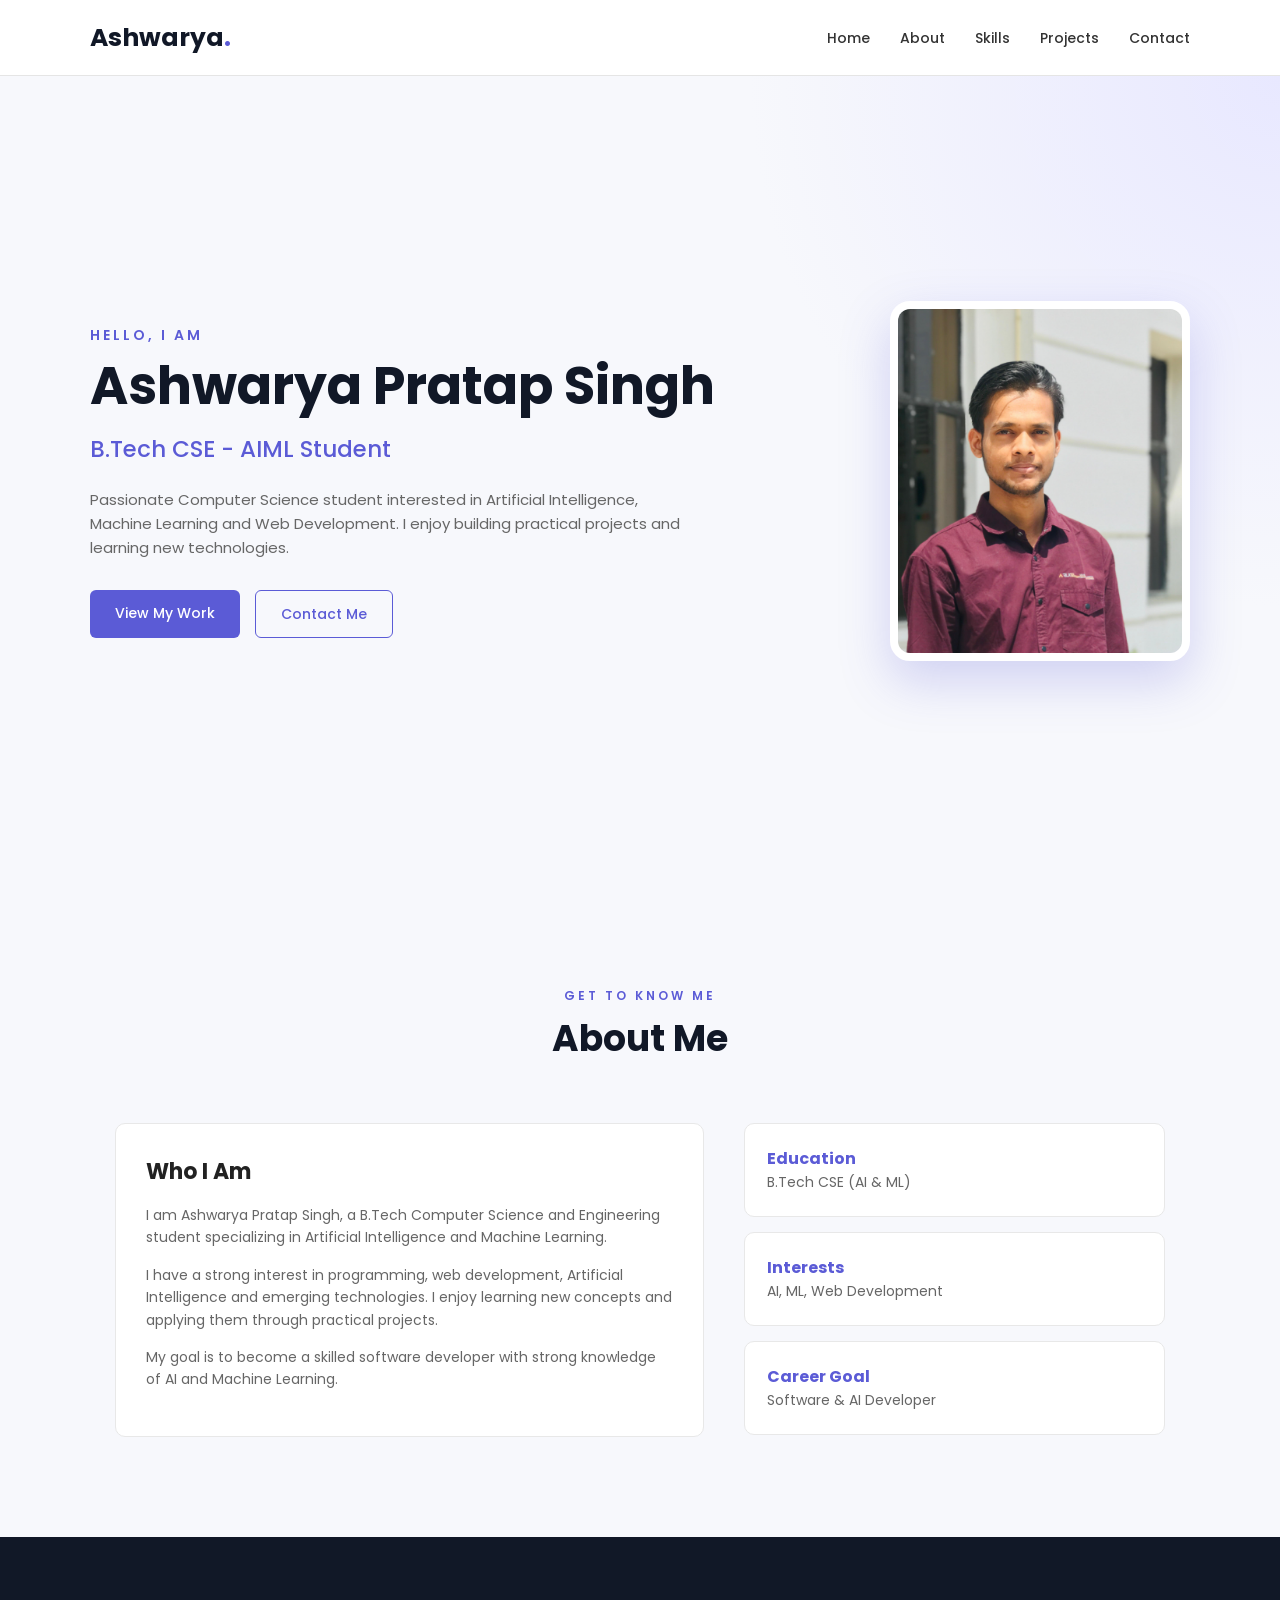
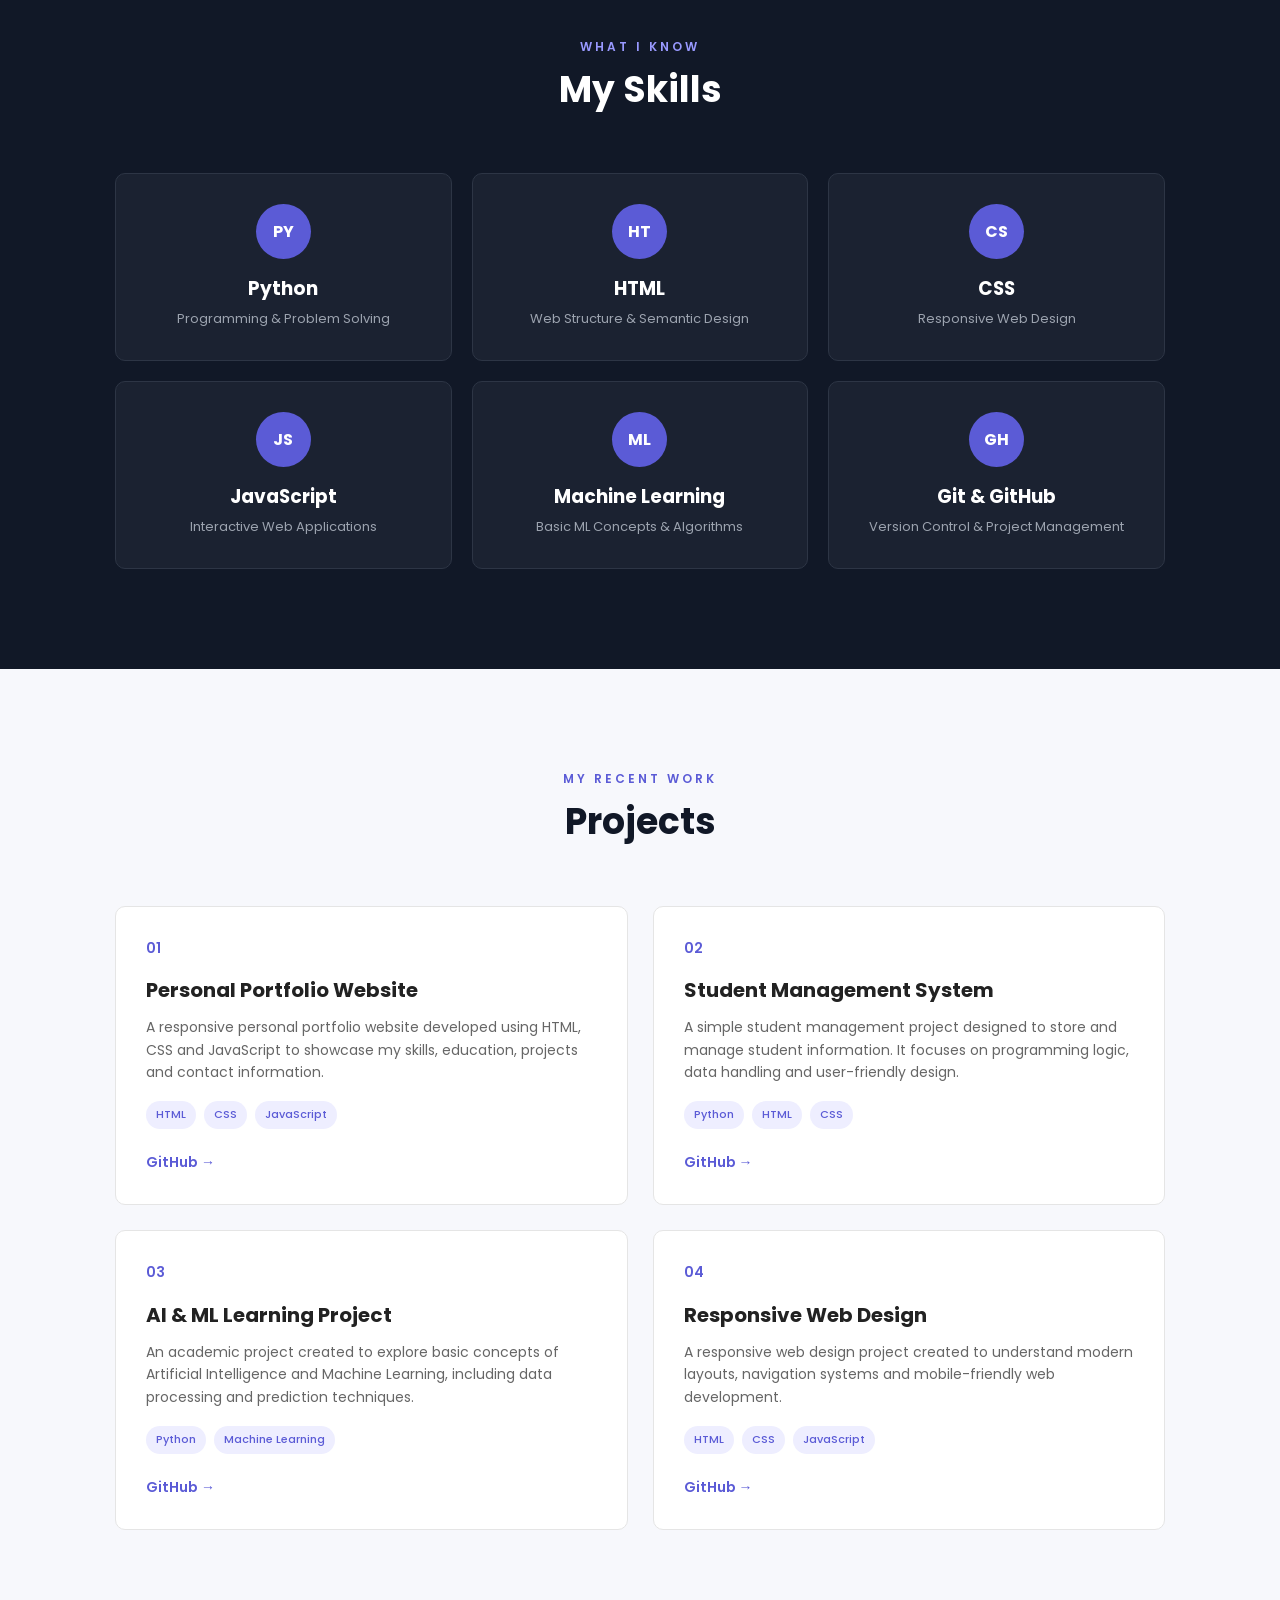
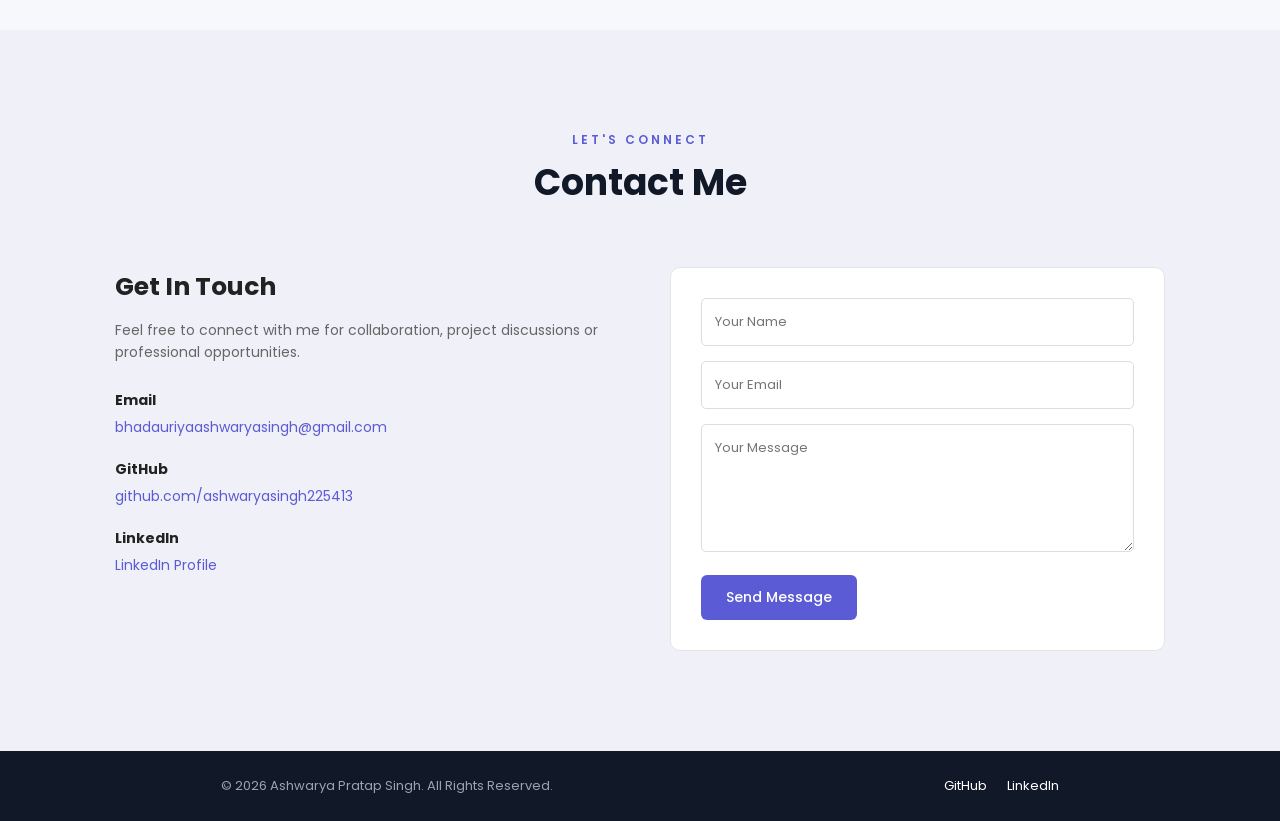
<file: index.html>
<!DOCTYPE html>
<html lang="en">

<head>
    <meta charset="UTF-8">
    <meta name="viewport" content="width=device-width, initial-scale=1.0">

    <title>Ashwarya Pratap Singh | Portfolio</title>

    <!-- Google Font -->
    <link rel="preconnect" href="https://fonts.googleapis.com">
    <link rel="preconnect" href="https://fonts.gstatic.com" crossorigin>

    <link href="https://fonts.googleapis.com/css2?family=Poppins:wght@300;400;500;600;700&display=swap"
        rel="stylesheet">

    <!-- CSS -->
    <link rel="stylesheet" href="style.css">
</head>

<body>

    <!-- ================= NAVBAR ================= -->

    <header>
        <nav class="navbar">

            <div class="logo">
                Ashwarya<span>.</span>
            </div>

            <ul class="nav-links">
                <li><a href="#home">Home</a></li>
                <li><a href="#about">About</a></li>
                <li><a href="#skills">Skills</a></li>
                <li><a href="#projects">Projects</a></li>
                <li><a href="#contact">Contact</a></li>
            </ul>

        </nav>
    </header>


    <!-- ================= HERO SECTION ================= -->

    <section id="home" class="hero">

        <div class="hero-content">

            <div class="hero-text">

                <p class="small-text">
                    HELLO, I AM
                </p>

                <h1>
                    Ashwarya Pratap Singh
                </h1>

                <h2>
                    B.Tech CSE - AIML Student
                </h2>

                <p class="hero-description">
                    Passionate Computer Science student interested in
                    Artificial Intelligence, Machine Learning and Web Development.
                    I enjoy building practical projects and learning new technologies.
                </p>

                <div class="hero-buttons">

                    <a href="#projects" class="btn">
                        View My Work
                    </a>

                    <a href="#contact" class="btn secondary-btn">
                        Contact Me
                    </a>

                </div>

            </div>


            <!-- PROFILE PHOTO -->

            <div class="profile-container">

                <div class="profile-image">

                    <img src="profile.png"
                        alt="Ashwarya Pratap Singh">

                </div>

            </div>

        </div>

    </section>


    <!-- ================= ABOUT SECTION ================= -->

    <section id="about" class="section">

        <div class="section-title">

            <p>
                GET TO KNOW ME
            </p>

            <h2>
                About Me
            </h2>

        </div>


        <div class="about-content">

            <div class="about-box">

                <h3>
                    Who I Am
                </h3>

                <p>
                    I am Ashwarya Pratap Singh, a B.Tech Computer Science and
                    Engineering student specializing in Artificial Intelligence
                    and Machine Learning.
                </p>

                <p>
                    I have a strong interest in programming, web development,
                    Artificial Intelligence and emerging technologies. I enjoy
                    learning new concepts and applying them through practical projects.
                </p>

                <p>
                    My goal is to become a skilled software developer with strong
                    knowledge of AI and Machine Learning.
                </p>

            </div>


            <div class="about-details">

                <div class="detail-card">

                    <h3>
                        Education
                    </h3>

                    <p>
                        B.Tech CSE (AI & ML)
                    </p>

                </div>


                <div class="detail-card">

                    <h3>
                        Interests
                    </h3>

                    <p>
                        AI, ML, Web Development
                    </p>

                </div>


                <div class="detail-card">

                    <h3>
                        Career Goal
                    </h3>

                    <p>
                        Software & AI Developer
                    </p>

                </div>

            </div>

        </div>

    </section>


    <!-- ================= SKILLS SECTION ================= -->

    <section id="skills" class="section skills-section">

        <div class="section-title">

            <p>
                WHAT I KNOW
            </p>

            <h2>
                My Skills
            </h2>

        </div>


        <div class="skills-container">

            <div class="skill-card">

                <div class="skill-icon">
                    PY
                </div>

                <h3>
                    Python
                </h3>

                <p>
                    Programming & Problem Solving
                </p>

            </div>


            <div class="skill-card">

                <div class="skill-icon">
                    HT
                </div>

                <h3>
                    HTML
                </h3>

                <p>
                    Web Structure & Semantic Design
                </p>

            </div>


            <div class="skill-card">

                <div class="skill-icon">
                    CS
                </div>

                <h3>
                    CSS
                </h3>

                <p>
                    Responsive Web Design
                </p>

            </div>


            <div class="skill-card">

                <div class="skill-icon">
                    JS
                </div>

                <h3>
                    JavaScript
                </h3>

                <p>
                    Interactive Web Applications
                </p>

            </div>


            <div class="skill-card">

                <div class="skill-icon">
                    ML
                </div>

                <h3>
                    Machine Learning
                </h3>

                <p>
                    Basic ML Concepts & Algorithms
                </p>

            </div>


            <div class="skill-card">

                <div class="skill-icon">
                    GH
                </div>

                <h3>
                    Git & GitHub
                </h3>

                <p>
                    Version Control & Project Management
                </p>

            </div>

        </div>

    </section>


    <!-- ================= PROJECTS SECTION ================= -->

    <section id="projects" class="section">

        <div class="section-title">

            <p>
                MY RECENT WORK
            </p>

            <h2>
                Projects
            </h2>

        </div>


        <div class="projects-container">


            <!-- PROJECT 1 -->

            <div class="project-card">

                <div class="project-number">
                    01
                </div>

                <div class="project-content">

                    <h3>
                        Personal Portfolio Website
                    </h3>

                    <p>
                        A responsive personal portfolio website developed
                        using HTML, CSS and JavaScript to showcase my skills,
                        education, projects and contact information.
                    </p>

                    <div class="project-tech">

                        <span>HTML</span>
                        <span>CSS</span>
                        <span>JavaScript</span>

                    </div>

                    <a href="https://github.com/ashwaryasingh225413"
                        target="_blank"
                        class="project-link">

                        GitHub →

                    </a>

                </div>

            </div>


            <!-- PROJECT 2 -->

            <div class="project-card">

                <div class="project-number">
                    02
                </div>

                <div class="project-content">

                    <h3>
                        Student Management System
                    </h3>

                    <p>
                        A simple student management project designed to store
                        and manage student information. It focuses on programming
                        logic, data handling and user-friendly design.
                    </p>

                    <div class="project-tech">

                        <span>Python</span>
                        <span>HTML</span>
                        <span>CSS</span>

                    </div>

                    <a href="https://github.com/ashwaryasingh225413"
                        target="_blank"
                        class="project-link">

                        GitHub →

                    </a>

                </div>

            </div>


            <!-- PROJECT 3 -->

            <div class="project-card">

                <div class="project-number">
                    03
                </div>

                <div class="project-content">

                    <h3>
                        AI & ML Learning Project
                    </h3>

                    <p>
                        An academic project created to explore basic concepts
                        of Artificial Intelligence and Machine Learning,
                        including data processing and prediction techniques.
                    </p>

                    <div class="project-tech">

                        <span>Python</span>
                        <span>Machine Learning</span>

                    </div>

                    <a href="https://github.com/ashwaryasingh225413"
                        target="_blank"
                        class="project-link">

                        GitHub →

                    </a>

                </div>

            </div>


            <!-- PROJECT 4 -->

            <div class="project-card">

                <div class="project-number">
                    04
                </div>

                <div class="project-content">

                    <h3>
                        Responsive Web Design
                    </h3>

                    <p>
                        A responsive web design project created to understand
                        modern layouts, navigation systems and mobile-friendly
                        web development.
                    </p>

                    <div class="project-tech">

                        <span>HTML</span>
                        <span>CSS</span>
                        <span>JavaScript</span>

                    </div>

                    <a href="https://github.com/ashwaryasingh225413"
                        target="_blank"
                        class="project-link">

                        GitHub →

                    </a>

                </div>

            </div>

        </div>

    </section>


    <!-- ================= CONTACT SECTION ================= -->

    <section id="contact" class="section contact-section">

        <div class="section-title">

            <p>
                LET'S CONNECT
            </p>

            <h2>
                Contact Me
            </h2>

        </div>


        <div class="contact-container">


            <!-- CONTACT INFORMATION -->

            <div class="contact-info">

                <h3>
                    Get In Touch
                </h3>

                <p>
                    Feel free to connect with me for collaboration,
                    project discussions or professional opportunities.
                </p>


                <div class="contact-item">

                    <strong>
                        Email
                    </strong>

                    <a href="mailto:bhadauriyaashwaryasingh@gmail.com">

                        bhadauriyaashwaryasingh@gmail.com

                    </a>

                </div>


                <div class="contact-item">

                    <strong>
                        GitHub
                    </strong>

                    <a href="https://github.com/ashwaryasingh225413"
                        target="_blank">

                        github.com/ashwaryasingh225413

                    </a>

                </div>


                <div class="contact-item">

                    <strong>
                        LinkedIn
                    </strong>

                    <a href="https://www.linkedin.com/in/ashwarya-pratap-singh-ab8948425/"
                        target="_blank">

                        LinkedIn Profile

                    </a>

                </div>

            </div>


            <!-- CONTACT FORM -->

            <form class="contact-form" id="contactForm">

                <input type="text"
                    placeholder="Your Name"
                    required>

                <input type="email"
                    placeholder="Your Email"
                    required>

                <textarea rows="5"
                    placeholder="Your Message"
                    required></textarea>

                <button type="submit"
                    class="btn">

                    Send Message

                </button>

            </form>

        </div>

    </section>


    <!-- ================= FOOTER ================= -->

    <footer>

        <p>
            © 2026 Ashwarya Pratap Singh. All Rights Reserved.
        </p>


        <div class="social-links">

            <a href="https://github.com/ashwaryasingh225413"
                target="_blank">

                GitHub

            </a>

            <a href="https://www.linkedin.com/in/ashwarya-pratap-singh-ab8948425/"
                target="_blank">

                LinkedIn

            </a>

        </div>

    </footer>


    <!-- JavaScript -->

    <script src="script.js"></script>

</body>

</html>
</file>
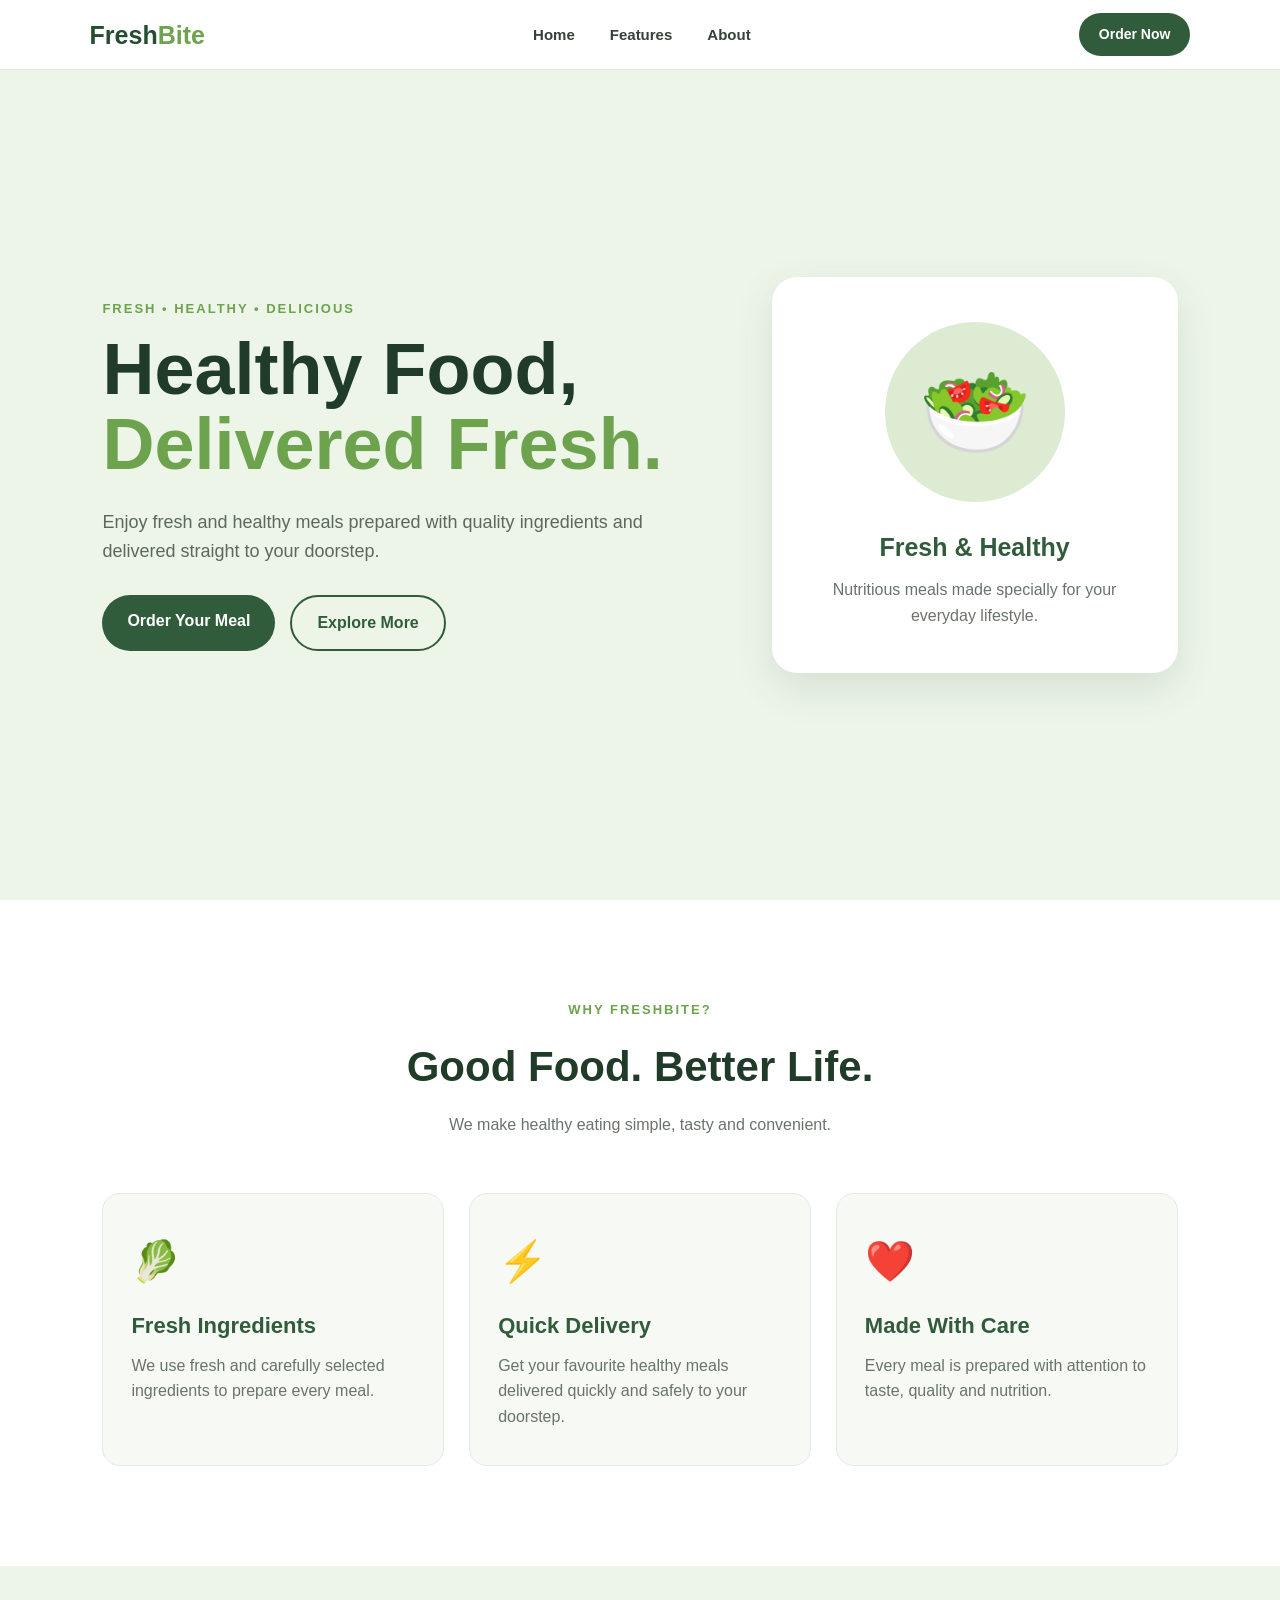
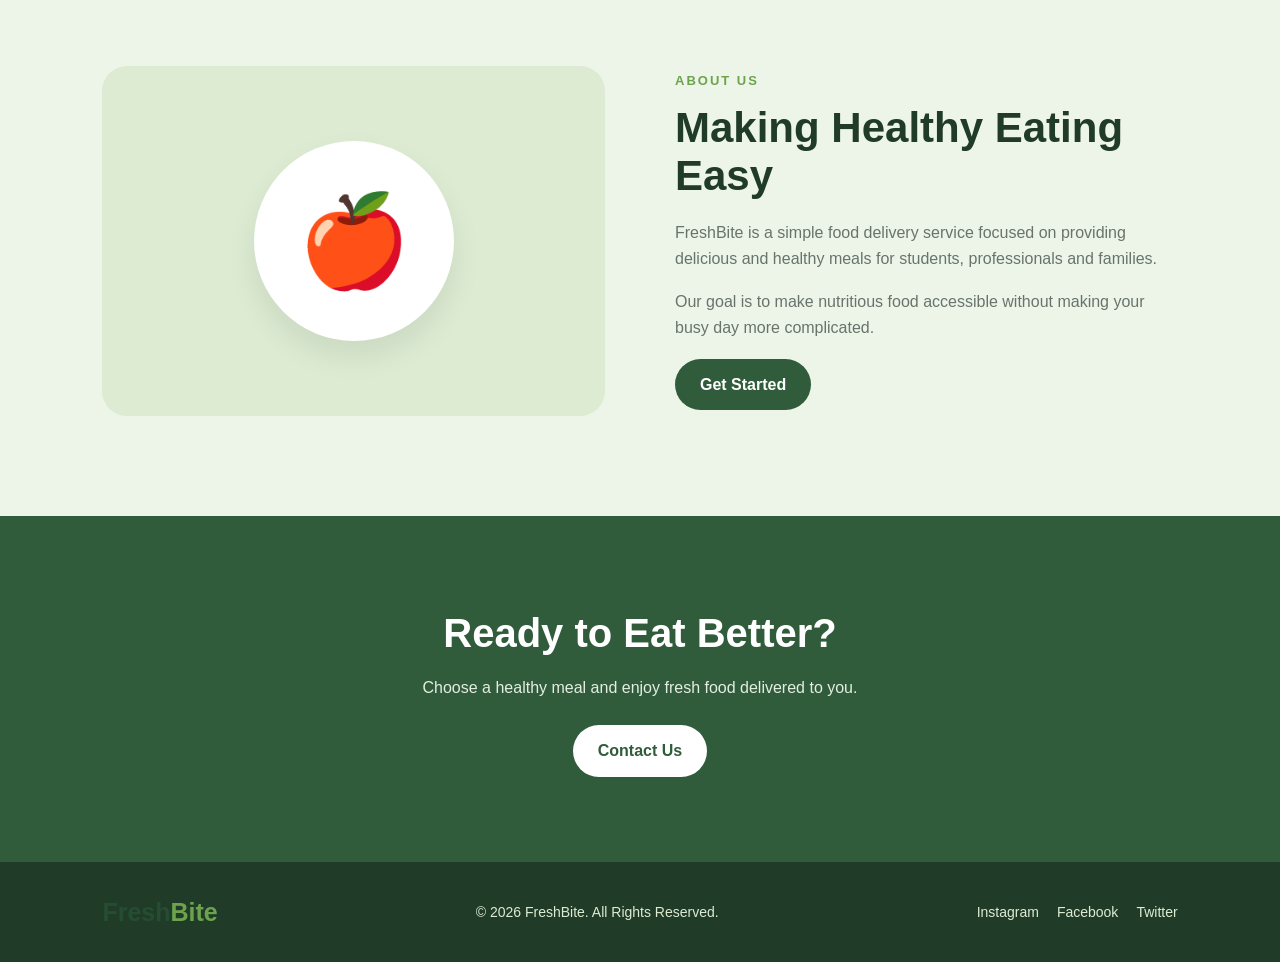
<file: WebDev-L1-Landing Page/index.html>
<!DOCTYPE html>
<html lang="en">
<head>
    <meta charset="UTF-8">
    <meta name="viewport" content="width=device-width, initial-scale=1.0">

    <title>FreshBite - Healthy Food Delivery</title>

    <link rel="stylesheet" href="style.css">
</head>

<body>

    <!-- Navigation Bar -->
    <header class="navbar">
        <div class="logo">Fresh<span>Bite</span></div>

        <nav>
            <a href="#home">Home</a>
            <a href="#features">Features</a>
            <a href="#about">About</a>
        </nav>

        <a href="#order" class="nav-btn">Order Now</a>
    </header>


    <!-- Hero Section -->
    <section class="hero" id="home">

        <div class="hero-content">

            <p class="small-title">FRESH • HEALTHY • DELICIOUS</p>

            <h1>
                Healthy Food,
                <span>Delivered Fresh.</span>
            </h1>

            <p class="hero-text">
                Enjoy fresh and healthy meals prepared with quality
                ingredients and delivered straight to your doorstep.
            </p>

            <div class="hero-buttons">
                <a href="#order" class="primary-btn">Order Your Meal</a>
                <a href="#features" class="secondary-btn">Explore More</a>
            </div>

        </div>

        <div class="hero-card">
            <div class="food-circle">
                🥗
            </div>

            <h3>Fresh & Healthy</h3>

            <p>
                Nutritious meals made specially for your everyday lifestyle.
            </p>
        </div>

    </section>


    <!-- Features Section -->
    <section class="features" id="features">

        <div class="section-heading">
            <p class="small-title">WHY FRESHBITE?</p>

            <h2>Good Food. Better Life.</h2>

            <p>
                We make healthy eating simple, tasty and convenient.
            </p>
        </div>


        <div class="feature-grid">

            <div class="feature-box">
                <div class="icon">🥬</div>

                <h3>Fresh Ingredients</h3>

                <p>
                    We use fresh and carefully selected ingredients
                    to prepare every meal.
                </p>
            </div>


            <div class="feature-box">
                <div class="icon">⚡</div>

                <h3>Quick Delivery</h3>

                <p>
                    Get your favourite healthy meals delivered quickly
                    and safely to your doorstep.
                </p>
            </div>


            <div class="feature-box">
                <div class="icon">❤️</div>

                <h3>Made With Care</h3>

                <p>
                    Every meal is prepared with attention to taste,
                    quality and nutrition.
                </p>
            </div>

        </div>

    </section>


    <!-- About Section -->
    <section class="about" id="about">

        <div class="about-image">
            <div class="about-circle">
                🍎
            </div>
        </div>


        <div class="about-content">

            <p class="small-title">ABOUT US</p>

            <h2>Making Healthy Eating Easy</h2>

            <p>
                FreshBite is a simple food delivery service focused on
                providing delicious and healthy meals for students,
                professionals and families.
            </p>

            <p>
                Our goal is to make nutritious food accessible without
                making your busy day more complicated.
            </p>

            <a href="#order" class="primary-btn">Get Started</a>

        </div>

    </section>


    <!-- Call To Action -->
    <section class="cta" id="order">

        <h2>Ready to Eat Better?</h2>

        <p>
            Choose a healthy meal and enjoy fresh food delivered to you.
        </p>

        <a href="mailto:hello@freshbite.com" class="primary-btn">
            Contact Us
        </a>

    </section>


    <!-- Footer -->
    <footer>

        <div class="footer-logo">
            Fresh<span>Bite</span>
        </div>

        <p>
            © 2026 FreshBite. All Rights Reserved.
        </p>

        <div class="social-links">
            <a href="#">Instagram</a>
            <a href="#">Facebook</a>
            <a href="#">Twitter</a>
        </div>

    </footer>

</body>
</html>
</file>
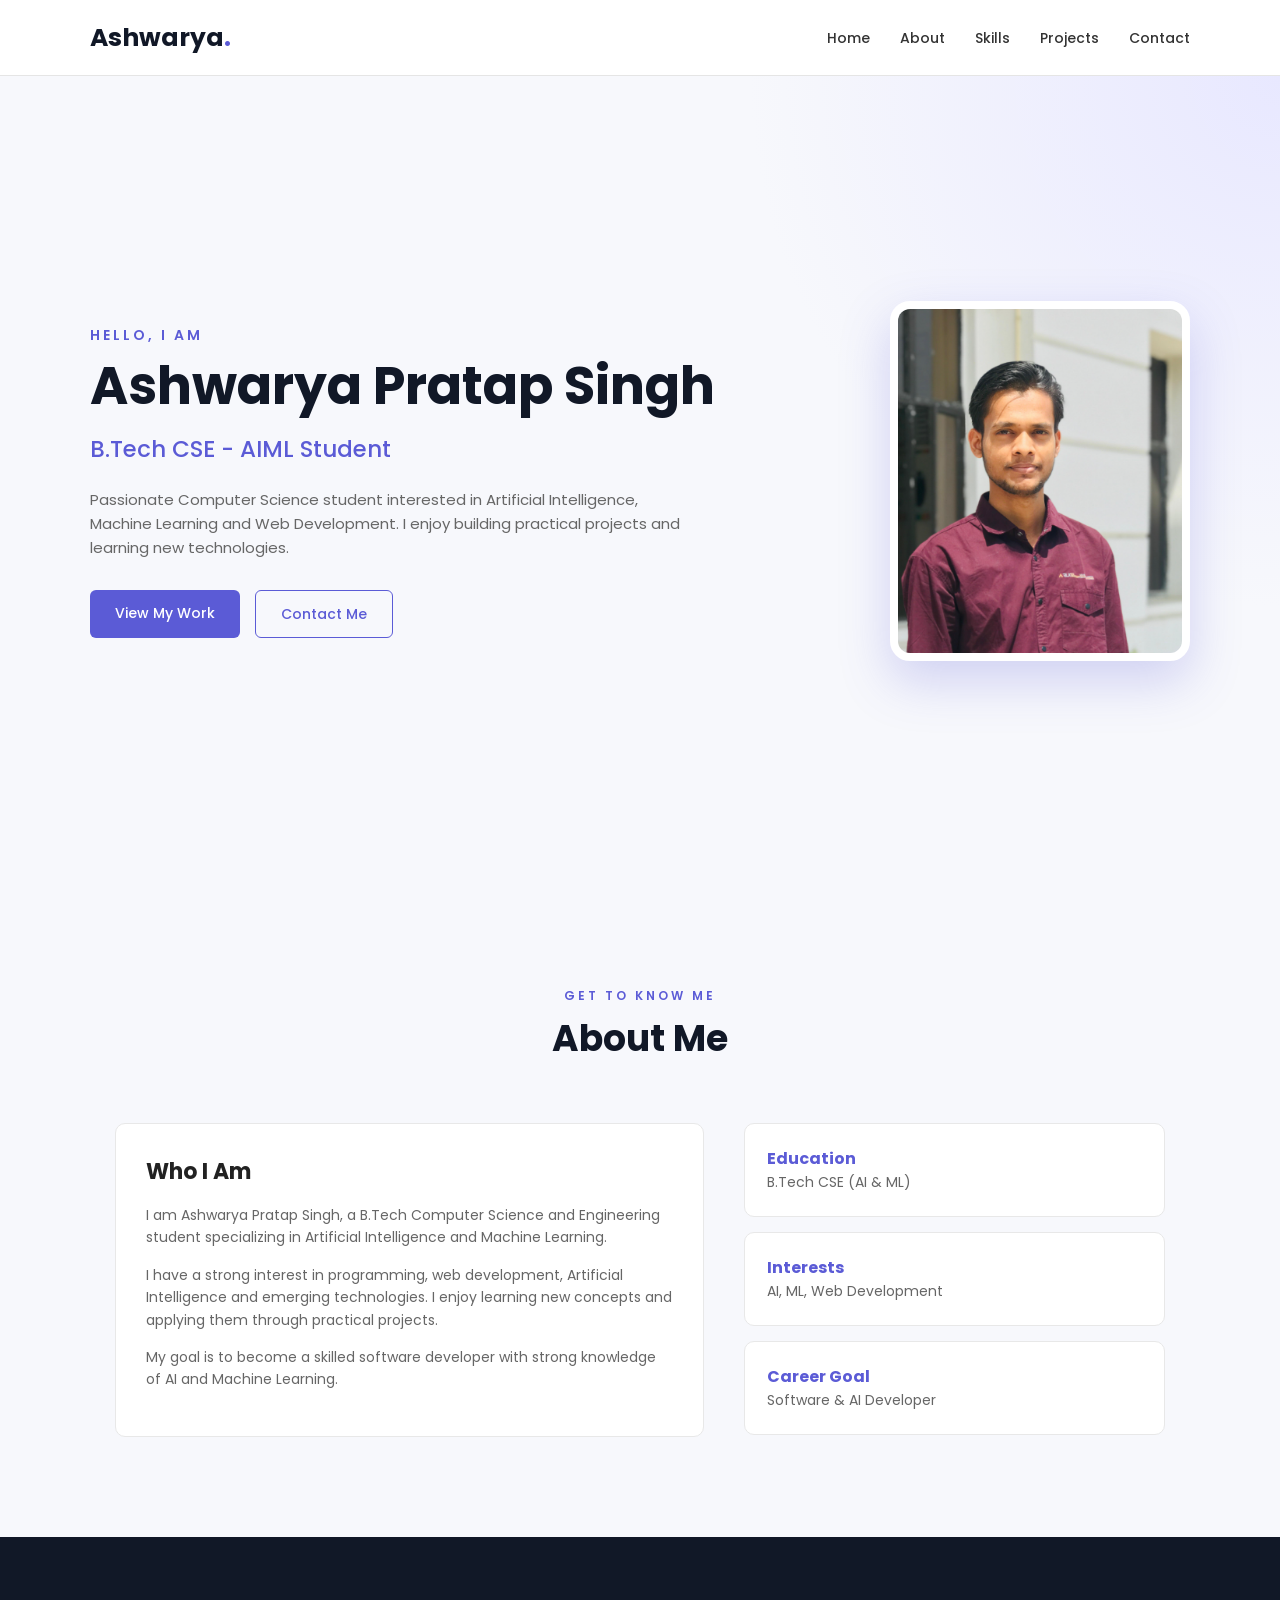
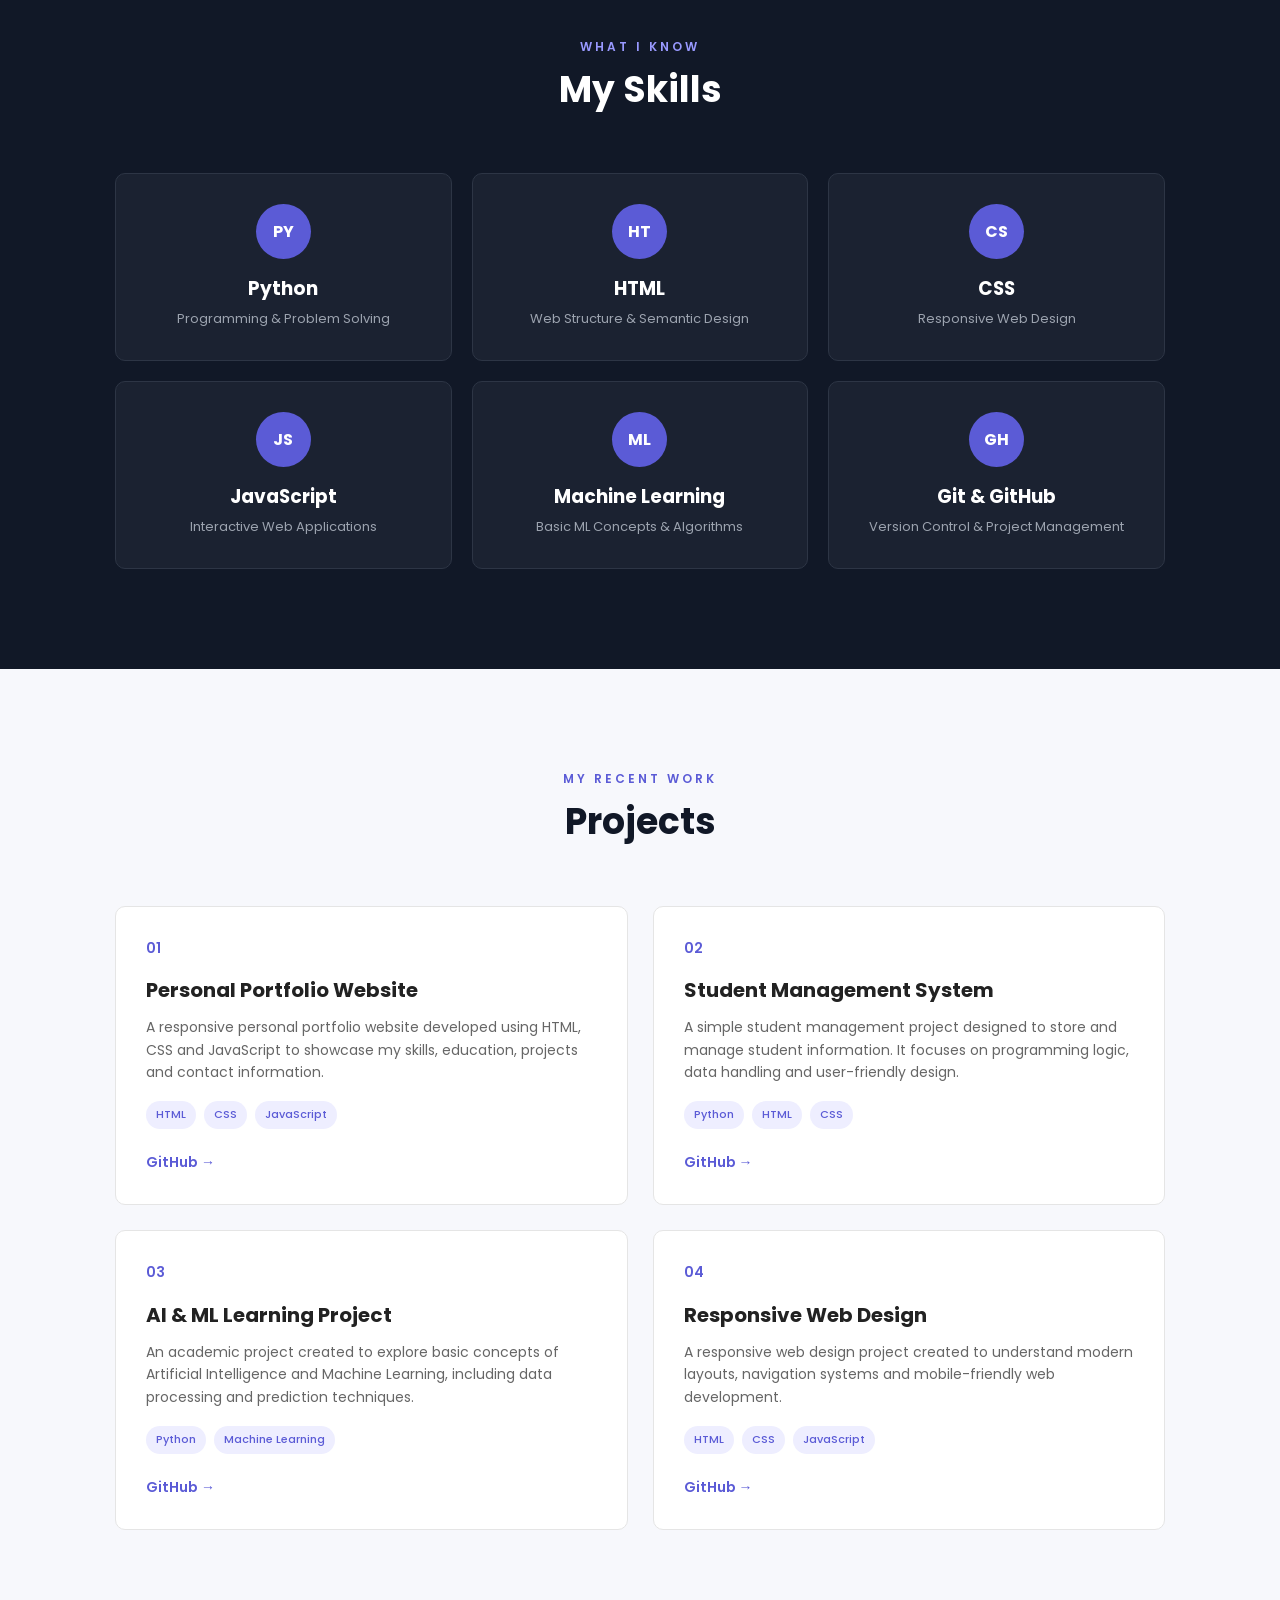
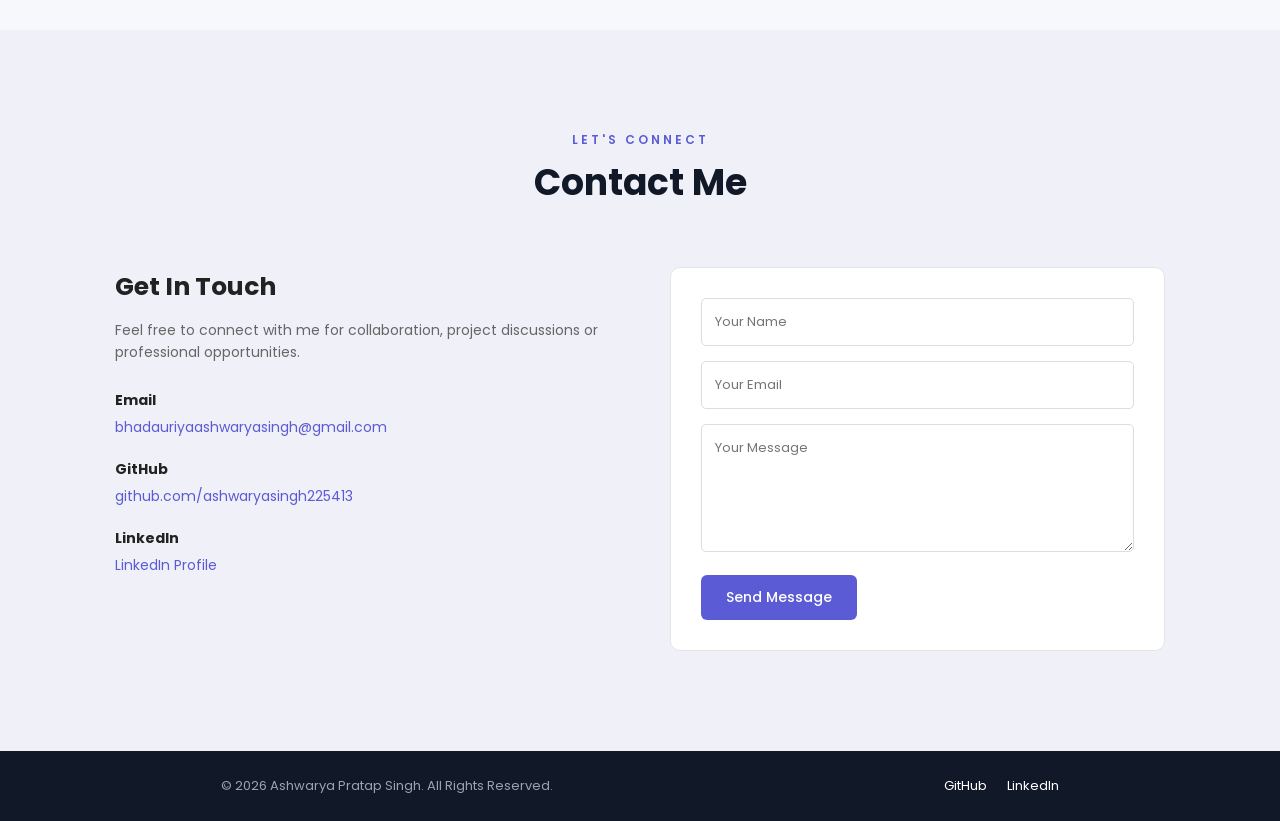
<file: WebDev-L1-Personal Portfolio/index.html>
<!DOCTYPE html>
<html lang="en">

<head>
    <meta charset="UTF-8">
    <meta name="viewport" content="width=device-width, initial-scale=1.0">

    <title>Ashwarya Pratap Singh | Portfolio</title>

    <!-- Google Font -->
    <link rel="preconnect" href="https://fonts.googleapis.com">
    <link rel="preconnect" href="https://fonts.gstatic.com" crossorigin>

    <link href="https://fonts.googleapis.com/css2?family=Poppins:wght@300;400;500;600;700&display=swap"
        rel="stylesheet">

    <!-- CSS -->
    <link rel="stylesheet" href="style.css">
</head>

<body>

    <!-- ================= NAVBAR ================= -->

    <header>
        <nav class="navbar">

            <div class="logo">
                Ashwarya<span>.</span>
            </div>

            <ul class="nav-links">
                <li><a href="#home">Home</a></li>
                <li><a href="#about">About</a></li>
                <li><a href="#skills">Skills</a></li>
                <li><a href="#projects">Projects</a></li>
                <li><a href="#contact">Contact</a></li>
            </ul>

        </nav>
    </header>


    <!-- ================= HERO SECTION ================= -->

    <section id="home" class="hero">

        <div class="hero-content">

            <div class="hero-text">

                <p class="small-text">
                    HELLO, I AM
                </p>

                <h1>
                    Ashwarya Pratap Singh
                </h1>

                <h2>
                    B.Tech CSE - AIML Student
                </h2>

                <p class="hero-description">
                    Passionate Computer Science student interested in
                    Artificial Intelligence, Machine Learning and Web Development.
                    I enjoy building practical projects and learning new technologies.
                </p>

                <div class="hero-buttons">

                    <a href="#projects" class="btn">
                        View My Work
                    </a>

                    <a href="#contact" class="btn secondary-btn">
                        Contact Me
                    </a>

                </div>

            </div>


            <!-- PROFILE PHOTO -->

            <div class="profile-container">

                <div class="profile-image">

                    <img src="profile.png"
                        alt="Ashwarya Pratap Singh">

                </div>

            </div>

        </div>

    </section>


    <!-- ================= ABOUT SECTION ================= -->

    <section id="about" class="section">

        <div class="section-title">

            <p>
                GET TO KNOW ME
            </p>

            <h2>
                About Me
            </h2>

        </div>


        <div class="about-content">

            <div class="about-box">

                <h3>
                    Who I Am
                </h3>

                <p>
                    I am Ashwarya Pratap Singh, a B.Tech Computer Science and
                    Engineering student specializing in Artificial Intelligence
                    and Machine Learning.
                </p>

                <p>
                    I have a strong interest in programming, web development,
                    Artificial Intelligence and emerging technologies. I enjoy
                    learning new concepts and applying them through practical projects.
                </p>

                <p>
                    My goal is to become a skilled software developer with strong
                    knowledge of AI and Machine Learning.
                </p>

            </div>


            <div class="about-details">

                <div class="detail-card">

                    <h3>
                        Education
                    </h3>

                    <p>
                        B.Tech CSE (AI & ML)
                    </p>

                </div>


                <div class="detail-card">

                    <h3>
                        Interests
                    </h3>

                    <p>
                        AI, ML, Web Development
                    </p>

                </div>


                <div class="detail-card">

                    <h3>
                        Career Goal
                    </h3>

                    <p>
                        Software & AI Developer
                    </p>

                </div>

            </div>

        </div>

    </section>


    <!-- ================= SKILLS SECTION ================= -->

    <section id="skills" class="section skills-section">

        <div class="section-title">

            <p>
                WHAT I KNOW
            </p>

            <h2>
                My Skills
            </h2>

        </div>


        <div class="skills-container">

            <div class="skill-card">

                <div class="skill-icon">
                    PY
                </div>

                <h3>
                    Python
                </h3>

                <p>
                    Programming & Problem Solving
                </p>

            </div>


            <div class="skill-card">

                <div class="skill-icon">
                    HT
                </div>

                <h3>
                    HTML
                </h3>

                <p>
                    Web Structure & Semantic Design
                </p>

            </div>


            <div class="skill-card">

                <div class="skill-icon">
                    CS
                </div>

                <h3>
                    CSS
                </h3>

                <p>
                    Responsive Web Design
                </p>

            </div>


            <div class="skill-card">

                <div class="skill-icon">
                    JS
                </div>

                <h3>
                    JavaScript
                </h3>

                <p>
                    Interactive Web Applications
                </p>

            </div>


            <div class="skill-card">

                <div class="skill-icon">
                    ML
                </div>

                <h3>
                    Machine Learning
                </h3>

                <p>
                    Basic ML Concepts & Algorithms
                </p>

            </div>


            <div class="skill-card">

                <div class="skill-icon">
                    GH
                </div>

                <h3>
                    Git & GitHub
                </h3>

                <p>
                    Version Control & Project Management
                </p>

            </div>

        </div>

    </section>


    <!-- ================= PROJECTS SECTION ================= -->

    <section id="projects" class="section">

        <div class="section-title">

            <p>
                MY RECENT WORK
            </p>

            <h2>
                Projects
            </h2>

        </div>


        <div class="projects-container">


            <!-- PROJECT 1 -->

            <div class="project-card">

                <div class="project-number">
                    01
                </div>

                <div class="project-content">

                    <h3>
                        Personal Portfolio Website
                    </h3>

                    <p>
                        A responsive personal portfolio website developed
                        using HTML, CSS and JavaScript to showcase my skills,
                        education, projects and contact information.
                    </p>

                    <div class="project-tech">

                        <span>HTML</span>
                        <span>CSS</span>
                        <span>JavaScript</span>

                    </div>

                    <a href="https://github.com/ashwaryasingh225413"
                        target="_blank"
                        class="project-link">

                        GitHub →

                    </a>

                </div>

            </div>


            <!-- PROJECT 2 -->

            <div class="project-card">

                <div class="project-number">
                    02
                </div>

                <div class="project-content">

                    <h3>
                        Student Management System
                    </h3>

                    <p>
                        A simple student management project designed to store
                        and manage student information. It focuses on programming
                        logic, data handling and user-friendly design.
                    </p>

                    <div class="project-tech">

                        <span>Python</span>
                        <span>HTML</span>
                        <span>CSS</span>

                    </div>

                    <a href="https://github.com/ashwaryasingh225413"
                        target="_blank"
                        class="project-link">

                        GitHub →

                    </a>

                </div>

            </div>


            <!-- PROJECT 3 -->

            <div class="project-card">

                <div class="project-number">
                    03
                </div>

                <div class="project-content">

                    <h3>
                        AI & ML Learning Project
                    </h3>

                    <p>
                        An academic project created to explore basic concepts
                        of Artificial Intelligence and Machine Learning,
                        including data processing and prediction techniques.
                    </p>

                    <div class="project-tech">

                        <span>Python</span>
                        <span>Machine Learning</span>

                    </div>

                    <a href="https://github.com/ashwaryasingh225413"
                        target="_blank"
                        class="project-link">

                        GitHub →

                    </a>

                </div>

            </div>


            <!-- PROJECT 4 -->

            <div class="project-card">

                <div class="project-number">
                    04
                </div>

                <div class="project-content">

                    <h3>
                        Responsive Web Design
                    </h3>

                    <p>
                        A responsive web design project created to understand
                        modern layouts, navigation systems and mobile-friendly
                        web development.
                    </p>

                    <div class="project-tech">

                        <span>HTML</span>
                        <span>CSS</span>
                        <span>JavaScript</span>

                    </div>

                    <a href="https://github.com/ashwaryasingh225413"
                        target="_blank"
                        class="project-link">

                        GitHub →

                    </a>

                </div>

            </div>

        </div>

    </section>


    <!-- ================= CONTACT SECTION ================= -->

    <section id="contact" class="section contact-section">

        <div class="section-title">

            <p>
                LET'S CONNECT
            </p>

            <h2>
                Contact Me
            </h2>

        </div>


        <div class="contact-container">


            <!-- CONTACT INFORMATION -->

            <div class="contact-info">

                <h3>
                    Get In Touch
                </h3>

                <p>
                    Feel free to connect with me for collaboration,
                    project discussions or professional opportunities.
                </p>


                <div class="contact-item">

                    <strong>
                        Email
                    </strong>

                    <a href="mailto:bhadauriyaashwaryasingh@gmail.com">

                        bhadauriyaashwaryasingh@gmail.com

                    </a>

                </div>


                <div class="contact-item">

                    <strong>
                        GitHub
                    </strong>

                    <a href="https://github.com/ashwaryasingh225413"
                        target="_blank">

                        github.com/ashwaryasingh225413

                    </a>

                </div>


                <div class="contact-item">

                    <strong>
                        LinkedIn
                    </strong>

                    <a href="https://www.linkedin.com/in/ashwarya-pratap-singh-ab8948425/"
                        target="_blank">

                        LinkedIn Profile

                    </a>

                </div>

            </div>


            <!-- CONTACT FORM -->

            <form class="contact-form" id="contactForm">

                <input type="text"
                    placeholder="Your Name"
                    required>

                <input type="email"
                    placeholder="Your Email"
                    required>

                <textarea rows="5"
                    placeholder="Your Message"
                    required></textarea>

                <button type="submit"
                    class="btn">

                    Send Message

                </button>

            </form>

        </div>

    </section>


    <!-- ================= FOOTER ================= -->

    <footer>

        <p>
            © 2026 Ashwarya Pratap Singh. All Rights Reserved.
        </p>


        <div class="social-links">

            <a href="https://github.com/ashwaryasingh225413"
                target="_blank">

                GitHub

            </a>

            <a href="https://www.linkedin.com/in/ashwarya-pratap-singh-ab8948425/"
                target="_blank">

                LinkedIn

            </a>

        </div>

    </footer>


    <!-- JavaScript -->

    <script src="script.js"></script>

</body>

</html>
</file>
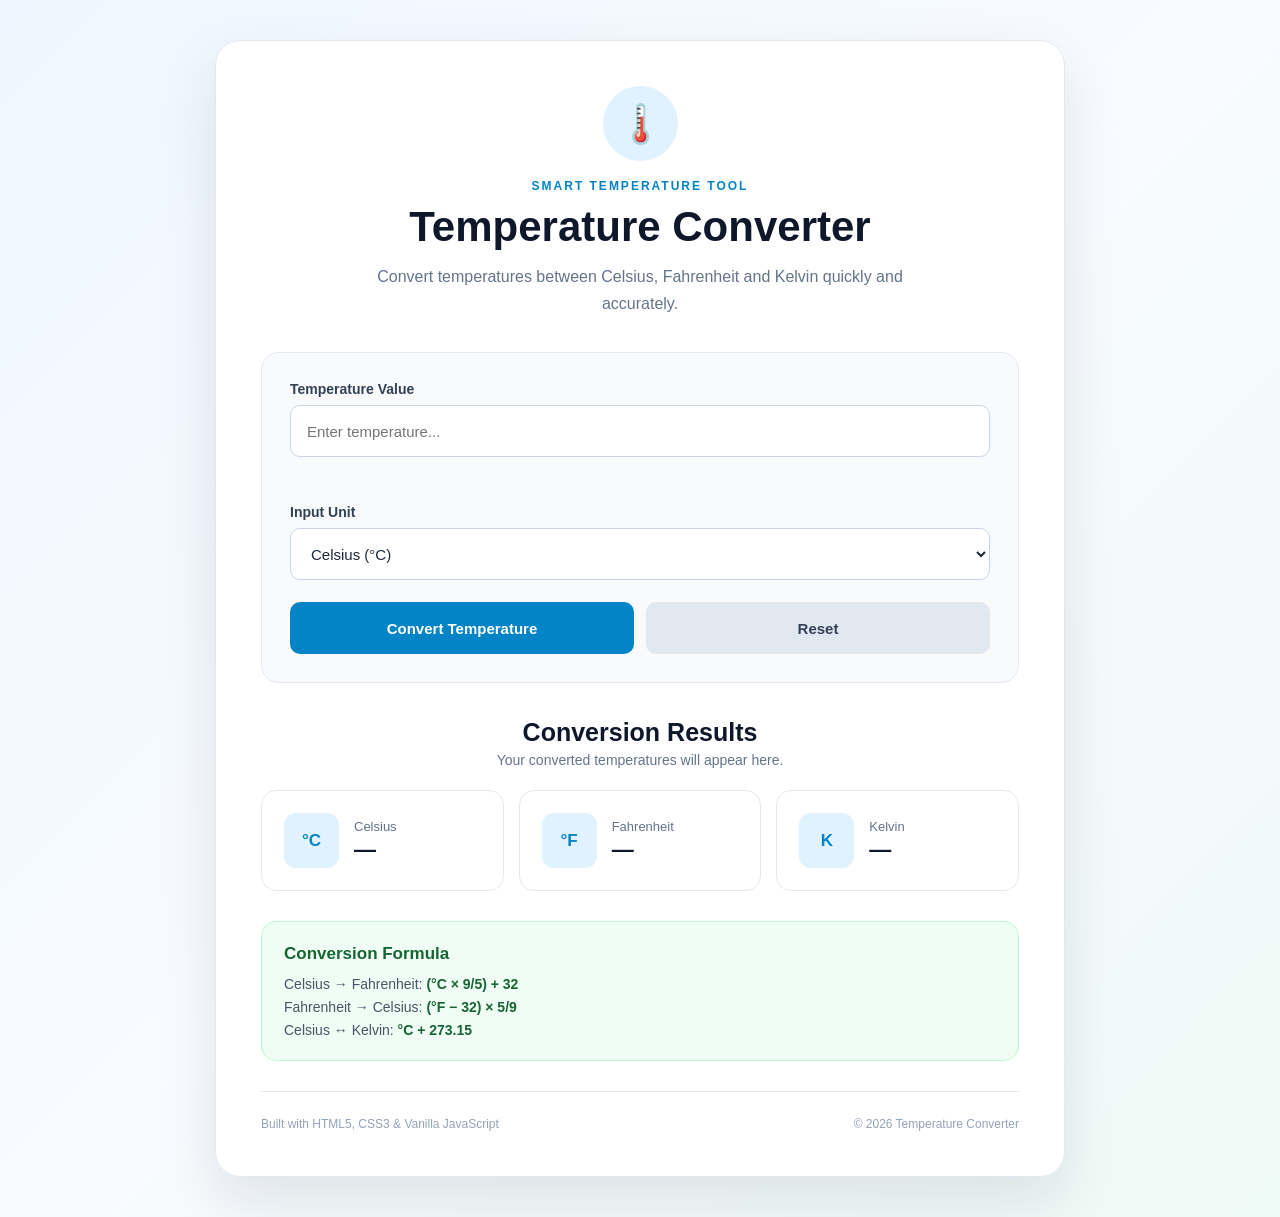
<file: WebDev-L1-Temperature Converter Website/index.html>
<!DOCTYPE html>
<html lang="en">

<head>
    <meta charset="UTF-8">
    <meta name="viewport" content="width=device-width, initial-scale=1.0">

    <title>Temperature Converter</title>

    <link rel="stylesheet" href="style.css">
</head>

<body>

    <main class="container">

        <!-- Main Card -->
        <div class="converter-card">

            <!-- Header -->
            <div class="header">
                <div class="temperature-icon">🌡️</div>

                <p class="tag">SMART TEMPERATURE TOOL</p>

                <h1>Temperature Converter</h1>

                <p class="subtitle">
                    Convert temperatures between Celsius, Fahrenheit
                    and Kelvin quickly and accurately.
                </p>
            </div>


            <!-- Converter Form -->
            <div class="converter-form">

                <!-- Temperature Input -->
                <div class="input-group">

                    <label for="temperature">
                        Temperature Value
                    </label>

                    <input
                        type="text"
                        id="temperature"
                        placeholder="Enter temperature..."
                        autocomplete="off"
                    >

                    <small id="error-message"></small>

                </div>


                <!-- Unit Selection -->
                <div class="input-group">

                    <label for="unit">
                        Input Unit
                    </label>

                    <select id="unit">

                        <option value="celsius">
                            Celsius (°C)
                        </option>

                        <option value="fahrenheit">
                            Fahrenheit (°F)
                        </option>

                        <option value="kelvin">
                            Kelvin (K)
                        </option>

                    </select>

                </div>


                <!-- Buttons -->
                <div class="buttons">

                    <button id="convertBtn">
                        Convert Temperature
                    </button>

                    <button id="resetBtn" class="reset-btn">
                        Reset
                    </button>

                </div>

            </div>


            <!-- Result Section -->
            <section class="results">

                <div class="result-heading">
                    <h2>Conversion Results</h2>

                    <p>
                        Your converted temperatures will appear here.
                    </p>
                </div>


                <div class="result-grid">

                    <!-- Celsius -->
                    <div class="result-card">

                        <div class="result-icon">
                            °C
                        </div>

                        <div>
                            <span>Celsius</span>

                            <h3 id="celsiusResult">
                                —
                            </h3>
                        </div>

                    </div>


                    <!-- Fahrenheit -->
                    <div class="result-card">

                        <div class="result-icon">
                            °F
                        </div>

                        <div>
                            <span>Fahrenheit</span>

                            <h3 id="fahrenheitResult">
                                —
                            </h3>
                        </div>

                    </div>


                    <!-- Kelvin -->
                    <div class="result-card">

                        <div class="result-icon">
                            K
                        </div>

                        <div>
                            <span>Kelvin</span>

                            <h3 id="kelvinResult">
                                —
                            </h3>
                        </div>

                    </div>

                </div>

            </section>


            <!-- Formula Information -->
            <div class="formula-box">

                <h3>Conversion Formula</h3>

                <p>
                    Celsius → Fahrenheit:
                    <strong>(°C × 9/5) + 32</strong>
                </p>

                <p>
                    Fahrenheit → Celsius:
                    <strong>(°F − 32) × 5/9</strong>
                </p>

                <p>
                    Celsius ↔ Kelvin:
                    <strong>°C + 273.15</strong>
                </p>

            </div>


            <!-- Footer -->
            <footer>

                <p>
                    Built with HTML5, CSS3 & Vanilla JavaScript
                </p>

                <p>
                    © 2026 Temperature Converter
                </p>

            </footer>

        </div>

    </main>


    <script src="script.js"></script>

</body>

</html>
</file>
<file: style.css>
/* ================= GENERAL ================= */

* {
    margin: 0;
    padding: 0;
    box-sizing: border-box;
}

html {
    scroll-behavior: smooth;
}

body {
    font-family: "Poppins", sans-serif;
    background: #f7f8fc;
    color: #222;
    line-height: 1.6;
}


/* ================= NAVBAR ================= */

header {
    position: sticky;
    top: 0;
    z-index: 1000;

    background: rgba(255, 255, 255, 0.96);

    border-bottom: 1px solid #e5e5e5;
}

.navbar {
    max-width: 1150px;
    height: 75px;

    margin: auto;
    padding: 0 25px;

    display: flex;
    align-items: center;
    justify-content: space-between;
}

.logo {
    font-size: 25px;
    font-weight: 700;
    color: #111827;
}

.logo span {
    color: #5b5bd6;
}

.nav-links {
    list-style: none;

    display: flex;
    gap: 30px;
}

.nav-links a {
    text-decoration: none;

    color: #333;

    font-size: 14px;
    font-weight: 500;

    transition: 0.3s;
}

.nav-links a:hover {
    color: #5b5bd6;
}


/* ================= HERO ================= */

.hero {
    min-height: 90vh;

    display: flex;
    align-items: center;

    background:
        radial-gradient(
            circle at top right,
            #e8e8ff,
            transparent 35%
        ),
        #f7f8fc;
}

.hero-content {
    width: 1100px;
    max-width: 90%;

    margin: auto;

    display: flex;
    align-items: center;
    justify-content: space-between;

    gap: 60px;
}

.hero-text {
    max-width: 650px;
}

.small-text {
    color: #5b5bd6;

    font-size: 14px;
    font-weight: 600;

    letter-spacing: 3px;

    margin-bottom: 10px;
}

.hero h1 {
    font-size: 52px;

    line-height: 1.15;

    color: #111827;

    margin-bottom: 15px;
}

.hero h2 {
    font-size: 23px;

    font-weight: 500;

    color: #5b5bd6;

    margin-bottom: 20px;
}

.hero-description {
    color: #666;

    max-width: 600px;

    font-size: 15px;
}

.hero-buttons {
    margin-top: 30px;

    display: flex;
    gap: 15px;
}


/* ================= BUTTON ================= */

.btn {
    display: inline-block;

    padding: 12px 25px;

    border: none;
    border-radius: 6px;

    background: #5b5bd6;
    color: white;

    text-decoration: none;

    font-family: inherit;
    font-size: 14px;
    font-weight: 500;

    cursor: pointer;

    transition: 0.3s;
}

.btn:hover {
    transform: translateY(-3px);

    background: #4545b7;
}

.secondary-btn {
    background: transparent;

    border: 1px solid #5b5bd6;

    color: #5b5bd6;
}

.secondary-btn:hover {
    color: white;
}


/* ================= PROFILE PHOTO ================= */

.profile-container {
    display: flex;

    justify-content: center;
    align-items: center;
}

.profile-image {
    width: 300px;
    height: 360px;

    overflow: hidden;

    border-radius: 20px;

    border: 8px solid white;

    background: white;

    box-shadow:
        0 20px 50px rgba(91, 91, 214, 0.25);
}

.profile-image img {
    width: 100%;
    height: 100%;

    display: block;

    object-fit: cover;

    object-position: center;

    transition: transform 0.4s ease;
}

.profile-image:hover img {
    transform: scale(1.04);
}


/* ================= COMMON SECTION ================= */

.section {
    max-width: 1100px;

    margin: auto;

    padding: 100px 25px;
}

.section-title {
    text-align: center;

    margin-bottom: 55px;
}

.section-title p {
    color: #5b5bd6;

    font-size: 12px;

    font-weight: 600;

    letter-spacing: 3px;
}

.section-title h2 {
    font-size: 36px;

    color: #111827;

    margin-top: 5px;
}


/* ================= ABOUT ================= */

.about-content {
    display: grid;

    grid-template-columns: 1.4fr 1fr;

    gap: 40px;
}

.about-box,
.detail-card {
    background: white;

    padding: 30px;

    border-radius: 10px;

    border: 1px solid #e8e8e8;
}

.about-box h3 {
    margin-bottom: 15px;

    font-size: 22px;
}

.about-box p {
    color: #666;

    margin-bottom: 15px;

    font-size: 14px;
}

.about-details {
    display: flex;

    flex-direction: column;

    gap: 15px;
}

.detail-card {
    padding: 22px;
}

.detail-card h3 {
    color: #5b5bd6;

    font-size: 16px;
}

.detail-card p {
    color: #666;

    font-size: 14px;
}


/* ================= SKILLS ================= */

.skills-section {
    max-width: none;

    background: #111827;
}

.skills-section .section-title h2 {
    color: white;
}

.skills-section .section-title p {
    color: #9999ff;
}

.skills-container {
    max-width: 1050px;

    margin: auto;

    display: grid;

    grid-template-columns: repeat(3, 1fr);

    gap: 20px;
}

.skill-card {
    padding: 30px;

    background: #1b2231;

    border: 1px solid #2d3545;

    border-radius: 10px;

    text-align: center;

    transition: 0.3s;
}

.skill-card:hover {
    transform: translateY(-5px);

    border-color: #7777e8;
}

.skill-icon {
    width: 55px;
    height: 55px;

    margin: auto auto 15px;

    display: flex;

    align-items: center;
    justify-content: center;

    border-radius: 50%;

    background: #5b5bd6;

    color: white;

    font-weight: 700;
}

.skill-card h3 {
    color: white;

    margin-bottom: 5px;
}

.skill-card p {
    color: #9ca3af;

    font-size: 13px;
}


/* ================= PROJECTS ================= */

.projects-container {
    display: grid;

    grid-template-columns: repeat(2, 1fr);

    gap: 25px;
}

.project-card {
    position: relative;

    background: white;

    padding: 30px;

    border-radius: 10px;

    border: 1px solid #e5e5e5;

    transition: 0.3s;
}

.project-card:hover {
    transform: translateY(-5px);

    box-shadow:
        0 15px 35px rgba(0, 0, 0, 0.08);
}

.project-number {
    font-size: 14px;

    font-weight: 600;

    color: #5b5bd6;

    margin-bottom: 15px;
}

.project-content h3 {
    font-size: 20px;

    margin-bottom: 10px;
}

.project-content p {
    color: #666;

    font-size: 14px;

    margin-bottom: 18px;
}

.project-tech {
    display: flex;

    gap: 8px;

    flex-wrap: wrap;

    margin-bottom: 20px;
}

.project-tech span {
    background: #eeeeff;

    color: #5b5bd6;

    padding: 5px 10px;

    border-radius: 20px;

    font-size: 11px;

    font-weight: 500;
}

.project-link {
    text-decoration: none;

    color: #5b5bd6;

    font-size: 14px;

    font-weight: 600;
}


/* ================= CONTACT ================= */

.contact-section {
    max-width: none;

    background: #f0f1f8;
}

.contact-container {
    max-width: 1050px;

    margin: auto;

    display: grid;

    grid-template-columns: 1fr 1fr;

    gap: 60px;
}

.contact-info h3 {
    font-size: 25px;

    margin-bottom: 12px;
}

.contact-info > p {
    color: #666;

    font-size: 14px;

    margin-bottom: 25px;
}

.contact-item {
    margin-bottom: 18px;
}

.contact-item strong {
    display: block;

    font-size: 14px;

    margin-bottom: 3px;
}

.contact-item a {
    color: #5b5bd6;

    text-decoration: none;

    font-size: 14px;

    word-break: break-word;
}


/* ================= CONTACT FORM ================= */

.contact-form {
    background: white;

    padding: 30px;

    border-radius: 10px;

    border: 1px solid #e5e5e5;
}

.contact-form input,
.contact-form textarea {
    width: 100%;

    padding: 13px;

    margin-bottom: 15px;

    border: 1px solid #ddd;

    border-radius: 5px;

    font-family: inherit;

    font-size: 13px;

    outline: none;
}

.contact-form input:focus,
.contact-form textarea:focus {
    border-color: #5b5bd6;
}

.contact-form textarea {
    resize: vertical;
}


/* ================= FOOTER ================= */

footer {
    padding: 25px;

    background: #111827;

    color: #9ca3af;

    display: flex;

    justify-content: space-around;

    align-items: center;

    font-size: 13px;
}

.social-links {
    display: flex;

    gap: 20px;
}

.social-links a {
    color: white;

    text-decoration: none;
}

.social-links a:hover {
    color: #9999ff;
}


/* ================= RESPONSIVE ================= */

@media (max-width: 800px) {

    .nav-links {
        display: none;
    }

    .hero {
        padding: 80px 0;
    }

    .hero-content {
        flex-direction: column-reverse;

        text-align: center;
    }

    .hero-buttons {
        justify-content: center;
    }

    .hero h1 {
        font-size: 38px;
    }

    .profile-image {
        width: 230px;
        height: 280px;
    }

    .about-content,
    .contact-container {
        grid-template-columns: 1fr;
    }

    .skills-container {
        grid-template-columns: repeat(2, 1fr);

        padding: 0 25px;
    }

    .projects-container {
        grid-template-columns: 1fr;
    }

    footer {
        flex-direction: column;

        gap: 15px;

        text-align: center;
    }
}


@media (max-width: 500px) {

    .skills-container {
        grid-template-columns: 1fr;
    }

    .hero h1 {
        font-size: 32px;
    }

    .hero h2 {
        font-size: 18px;
    }

    .section-title h2 {
        font-size: 30px;
    }

    .profile-image {
        width: 210px;
        height: 260px;
    }
}
</file>
<file: WebDev-L1-Landing Page/style.css>
/* ------------------------------
   Basic Reset
--------------------------------*/

* {
    margin: 0;
    padding: 0;
    box-sizing: border-box;
}

html {
    scroll-behavior: smooth;
}

body {
    font-family: Arial, Helvetica, sans-serif;
    background: #f8faf7;
    color: #26352b;
    line-height: 1.6;
}


/* ------------------------------
   Navigation Bar
--------------------------------*/

.navbar {
    position: fixed;
    top: 0;
    left: 0;
    width: 100%;

    height: 70px;

    display: flex;
    align-items: center;
    justify-content: space-between;

    padding: 0 7%;

    background: rgba(255, 255, 255, 0.96);

    border-bottom: 1px solid #e5ebe5;

    z-index: 1000;
}

.logo,
.footer-logo {
    font-size: 25px;
    font-weight: 800;
    color: #254d32;
}

.logo span,
.footer-logo span {
    color: #6da34d;
}

.navbar nav {
    display: flex;
    gap: 35px;
}

.navbar nav a {
    text-decoration: none;
    color: #344238;
    font-size: 15px;
    font-weight: 600;

    transition: 0.3s;
}

.navbar nav a:hover {
    color: #6da34d;
}

.nav-btn {
    text-decoration: none;

    background: #315c3b;
    color: white;

    padding: 10px 20px;

    border-radius: 25px;

    font-size: 14px;
    font-weight: bold;

    transition: 0.3s;
}

.nav-btn:hover {
    background: #6da34d;
}


/* ------------------------------
   Hero Section
--------------------------------*/

.hero {
    min-height: 100vh;

    padding: 130px 8% 80px;

    display: grid;
    grid-template-columns: 1.2fr 0.8fr;

    align-items: center;
    gap: 60px;

    background: #edf5e9;
}

.hero-content {
    max-width: 650px;
}

.small-title {
    color: #6da34d;
    font-size: 13px;
    font-weight: 800;
    letter-spacing: 2px;

    margin-bottom: 12px;
}

.hero h1 {
    font-size: clamp(42px, 6vw, 72px);
    line-height: 1.05;

    color: #203c28;

    margin-bottom: 25px;
}

.hero h1 span {
    color: #6da34d;
}

.hero-text {
    max-width: 550px;

    font-size: 18px;
    color: #5b685e;

    margin-bottom: 30px;
}

.hero-buttons {
    display: flex;
    gap: 15px;

    flex-wrap: wrap;
}

.primary-btn,
.secondary-btn {
    display: inline-block;

    text-decoration: none;

    padding: 13px 25px;

    border-radius: 28px;

    font-weight: bold;

    transition: 0.3s;
}

.primary-btn {
    background: #315c3b;
    color: white;
}

.primary-btn:hover {
    background: #6da34d;
    transform: translateY(-2px);
}

.secondary-btn {
    border: 2px solid #315c3b;
    color: #315c3b;
}

.secondary-btn:hover {
    background: #315c3b;
    color: white;
}


/* ------------------------------
   Hero Card
--------------------------------*/

.hero-card {
    background: white;

    padding: 45px 35px;

    border-radius: 25px;

    text-align: center;

    box-shadow: 0 15px 40px rgba(36, 75, 48, 0.12);
}

.food-circle {
    width: 180px;
    height: 180px;

    margin: 0 auto 25px;

    display: flex;
    align-items: center;
    justify-content: center;

    background: #dcebd2;

    border-radius: 50%;

    font-size: 90px;
}

.hero-card h3 {
    font-size: 25px;
    margin-bottom: 10px;

    color: #315c3b;
}

.hero-card p {
    color: #68746b;
}


/* ------------------------------
   Features Section
--------------------------------*/

.features {
    padding: 100px 8%;
    background: white;
}

.section-heading {
    text-align: center;
    max-width: 650px;

    margin: 0 auto 55px;
}

.section-heading h2 {
    font-size: 42px;
    color: #203c28;

    margin-bottom: 12px;
}

.section-heading > p:last-child {
    color: #68746b;
}


.feature-grid {
    display: grid;

    grid-template-columns: repeat(3, 1fr);

    gap: 25px;

    max-width: 1100px;

    margin: auto;
}

.feature-box {
    padding: 35px 28px;

    background: #f6f9f4;

    border: 1px solid #e4ebe0;

    border-radius: 18px;

    transition: 0.3s;
}

.feature-box:hover {
    transform: translateY(-7px);

    box-shadow: 0 12px 30px rgba(36, 75, 48, 0.10);
}

.icon {
    font-size: 40px;

    margin-bottom: 15px;
}

.feature-box h3 {
    color: #315c3b;

    font-size: 22px;

    margin-bottom: 10px;
}

.feature-box p {
    color: #68746b;
}


/* ------------------------------
   About Section
--------------------------------*/

.about {
    padding: 100px 8%;

    display: grid;

    grid-template-columns: 1fr 1fr;

    gap: 70px;

    align-items: center;

    background: #edf5e9;
}

.about-image {
    min-height: 350px;

    display: flex;

    justify-content: center;
    align-items: center;

    background: #dcebd2;

    border-radius: 25px;
}

.about-circle {
    width: 200px;
    height: 200px;

    border-radius: 50%;

    display: flex;
    align-items: center;
    justify-content: center;

    background: white;

    font-size: 90px;

    box-shadow: 0 15px 30px rgba(0, 0, 0, 0.08);
}

.about-content h2 {
    font-size: 42px;

    line-height: 1.15;

    color: #203c28;

    margin-bottom: 20px;
}

.about-content p:not(.small-title) {
    color: #68746b;

    margin-bottom: 18px;
}


/* ------------------------------
   CTA Section
--------------------------------*/

.cta {
    padding: 85px 8%;

    text-align: center;

    background: #315c3b;

    color: white;
}

.cta h2 {
    font-size: 40px;

    margin-bottom: 10px;
}

.cta p {
    margin-bottom: 25px;

    color: #e3eee3;
}

.cta .primary-btn {
    background: white;
    color: #315c3b;
}

.cta .primary-btn:hover {
    background: #dcebd2;
}


/* ------------------------------
   Footer
--------------------------------*/

footer {
    padding: 30px 8%;

    display: flex;

    align-items: center;
    justify-content: space-between;

    gap: 20px;

    flex-wrap: wrap;

    background: #203c28;

    color: #dcebd2;
}

footer p {
    font-size: 14px;
}

.social-links {
    display: flex;

    gap: 18px;
}

.social-links a {
    color: #dcebd2;

    text-decoration: none;

    font-size: 14px;

    transition: 0.3s;
}

.social-links a:hover {
    color: white;
}


/* ------------------------------
   Responsive Design
--------------------------------*/

@media (max-width: 850px) {

    .navbar {
        padding: 0 5%;
    }

    .navbar nav {
        gap: 15px;
    }

    .nav-btn {
        display: none;
    }

    .hero {
        grid-template-columns: 1fr;

        text-align: center;

        padding-left: 5%;
        padding-right: 5%;
    }

    .hero-content {
        margin: auto;
    }

    .hero-text {
        margin-left: auto;
        margin-right: auto;
    }

    .hero-buttons {
        justify-content: center;
    }

    .feature-grid {
        grid-template-columns: 1fr;
        max-width: 500px;
    }

    .about {
        grid-template-columns: 1fr;

        padding-left: 5%;
        padding-right: 5%;
    }

    .about-content {
        text-align: center;
    }
}


@media (max-width: 550px) {

    .navbar {
        height: 65px;
    }

    .logo {
        font-size: 21px;
    }

    .navbar nav {
        gap: 10px;
    }

    .navbar nav a {
        font-size: 13px;
    }

    .hero {
        padding-top: 110px;
    }

    .hero h1 {
        font-size: 43px;
    }

    .hero-text {
        font-size: 16px;
    }

    .section-heading h2,
    .about-content h2 {
        font-size: 32px;
    }

    .hero-card {
        padding: 30px 20px;
    }

    .food-circle {
        width: 140px;
        height: 140px;
        font-size: 70px;
    }

    footer {
        text-align: center;
        justify-content: center;
    }

    .social-links {
        width: 100%;
        justify-content: center;
    }
}
</file>
<file: WebDev-L1-Personal Portfolio/style.css>
/* ================= GENERAL ================= */

* {
    margin: 0;
    padding: 0;
    box-sizing: border-box;
}

html {
    scroll-behavior: smooth;
}

body {
    font-family: "Poppins", sans-serif;
    background: #f7f8fc;
    color: #222;
    line-height: 1.6;
}


/* ================= NAVBAR ================= */

header {
    position: sticky;
    top: 0;
    z-index: 1000;

    background: rgba(255, 255, 255, 0.96);

    border-bottom: 1px solid #e5e5e5;
}

.navbar {
    max-width: 1150px;
    height: 75px;

    margin: auto;
    padding: 0 25px;

    display: flex;
    align-items: center;
    justify-content: space-between;
}

.logo {
    font-size: 25px;
    font-weight: 700;
    color: #111827;
}

.logo span {
    color: #5b5bd6;
}

.nav-links {
    list-style: none;

    display: flex;
    gap: 30px;
}

.nav-links a {
    text-decoration: none;

    color: #333;

    font-size: 14px;
    font-weight: 500;

    transition: 0.3s;
}

.nav-links a:hover {
    color: #5b5bd6;
}


/* ================= HERO ================= */

.hero {
    min-height: 90vh;

    display: flex;
    align-items: center;

    background:
        radial-gradient(
            circle at top right,
            #e8e8ff,
            transparent 35%
        ),
        #f7f8fc;
}

.hero-content {
    width: 1100px;
    max-width: 90%;

    margin: auto;

    display: flex;
    align-items: center;
    justify-content: space-between;

    gap: 60px;
}

.hero-text {
    max-width: 650px;
}

.small-text {
    color: #5b5bd6;

    font-size: 14px;
    font-weight: 600;

    letter-spacing: 3px;

    margin-bottom: 10px;
}

.hero h1 {
    font-size: 52px;

    line-height: 1.15;

    color: #111827;

    margin-bottom: 15px;
}

.hero h2 {
    font-size: 23px;

    font-weight: 500;

    color: #5b5bd6;

    margin-bottom: 20px;
}

.hero-description {
    color: #666;

    max-width: 600px;

    font-size: 15px;
}

.hero-buttons {
    margin-top: 30px;

    display: flex;
    gap: 15px;
}


/* ================= BUTTON ================= */

.btn {
    display: inline-block;

    padding: 12px 25px;

    border: none;
    border-radius: 6px;

    background: #5b5bd6;
    color: white;

    text-decoration: none;

    font-family: inherit;
    font-size: 14px;
    font-weight: 500;

    cursor: pointer;

    transition: 0.3s;
}

.btn:hover {
    transform: translateY(-3px);

    background: #4545b7;
}

.secondary-btn {
    background: transparent;

    border: 1px solid #5b5bd6;

    color: #5b5bd6;
}

.secondary-btn:hover {
    color: white;
}


/* ================= PROFILE PHOTO ================= */

.profile-container {
    display: flex;

    justify-content: center;
    align-items: center;
}

.profile-image {
    width: 300px;
    height: 360px;

    overflow: hidden;

    border-radius: 20px;

    border: 8px solid white;

    background: white;

    box-shadow:
        0 20px 50px rgba(91, 91, 214, 0.25);
}

.profile-image img {
    width: 100%;
    height: 100%;

    display: block;

    object-fit: cover;

    object-position: center;

    transition: transform 0.4s ease;
}

.profile-image:hover img {
    transform: scale(1.04);
}


/* ================= COMMON SECTION ================= */

.section {
    max-width: 1100px;

    margin: auto;

    padding: 100px 25px;
}

.section-title {
    text-align: center;

    margin-bottom: 55px;
}

.section-title p {
    color: #5b5bd6;

    font-size: 12px;

    font-weight: 600;

    letter-spacing: 3px;
}

.section-title h2 {
    font-size: 36px;

    color: #111827;

    margin-top: 5px;
}


/* ================= ABOUT ================= */

.about-content {
    display: grid;

    grid-template-columns: 1.4fr 1fr;

    gap: 40px;
}

.about-box,
.detail-card {
    background: white;

    padding: 30px;

    border-radius: 10px;

    border: 1px solid #e8e8e8;
}

.about-box h3 {
    margin-bottom: 15px;

    font-size: 22px;
}

.about-box p {
    color: #666;

    margin-bottom: 15px;

    font-size: 14px;
}

.about-details {
    display: flex;

    flex-direction: column;

    gap: 15px;
}

.detail-card {
    padding: 22px;
}

.detail-card h3 {
    color: #5b5bd6;

    font-size: 16px;
}

.detail-card p {
    color: #666;

    font-size: 14px;
}


/* ================= SKILLS ================= */

.skills-section {
    max-width: none;

    background: #111827;
}

.skills-section .section-title h2 {
    color: white;
}

.skills-section .section-title p {
    color: #9999ff;
}

.skills-container {
    max-width: 1050px;

    margin: auto;

    display: grid;

    grid-template-columns: repeat(3, 1fr);

    gap: 20px;
}

.skill-card {
    padding: 30px;

    background: #1b2231;

    border: 1px solid #2d3545;

    border-radius: 10px;

    text-align: center;

    transition: 0.3s;
}

.skill-card:hover {
    transform: translateY(-5px);

    border-color: #7777e8;
}

.skill-icon {
    width: 55px;
    height: 55px;

    margin: auto auto 15px;

    display: flex;

    align-items: center;
    justify-content: center;

    border-radius: 50%;

    background: #5b5bd6;

    color: white;

    font-weight: 700;
}

.skill-card h3 {
    color: white;

    margin-bottom: 5px;
}

.skill-card p {
    color: #9ca3af;

    font-size: 13px;
}


/* ================= PROJECTS ================= */

.projects-container {
    display: grid;

    grid-template-columns: repeat(2, 1fr);

    gap: 25px;
}

.project-card {
    position: relative;

    background: white;

    padding: 30px;

    border-radius: 10px;

    border: 1px solid #e5e5e5;

    transition: 0.3s;
}

.project-card:hover {
    transform: translateY(-5px);

    box-shadow:
        0 15px 35px rgba(0, 0, 0, 0.08);
}

.project-number {
    font-size: 14px;

    font-weight: 600;

    color: #5b5bd6;

    margin-bottom: 15px;
}

.project-content h3 {
    font-size: 20px;

    margin-bottom: 10px;
}

.project-content p {
    color: #666;

    font-size: 14px;

    margin-bottom: 18px;
}

.project-tech {
    display: flex;

    gap: 8px;

    flex-wrap: wrap;

    margin-bottom: 20px;
}

.project-tech span {
    background: #eeeeff;

    color: #5b5bd6;

    padding: 5px 10px;

    border-radius: 20px;

    font-size: 11px;

    font-weight: 500;
}

.project-link {
    text-decoration: none;

    color: #5b5bd6;

    font-size: 14px;

    font-weight: 600;
}


/* ================= CONTACT ================= */

.contact-section {
    max-width: none;

    background: #f0f1f8;
}

.contact-container {
    max-width: 1050px;

    margin: auto;

    display: grid;

    grid-template-columns: 1fr 1fr;

    gap: 60px;
}

.contact-info h3 {
    font-size: 25px;

    margin-bottom: 12px;
}

.contact-info > p {
    color: #666;

    font-size: 14px;

    margin-bottom: 25px;
}

.contact-item {
    margin-bottom: 18px;
}

.contact-item strong {
    display: block;

    font-size: 14px;

    margin-bottom: 3px;
}

.contact-item a {
    color: #5b5bd6;

    text-decoration: none;

    font-size: 14px;

    word-break: break-word;
}


/* ================= CONTACT FORM ================= */

.contact-form {
    background: white;

    padding: 30px;

    border-radius: 10px;

    border: 1px solid #e5e5e5;
}

.contact-form input,
.contact-form textarea {
    width: 100%;

    padding: 13px;

    margin-bottom: 15px;

    border: 1px solid #ddd;

    border-radius: 5px;

    font-family: inherit;

    font-size: 13px;

    outline: none;
}

.contact-form input:focus,
.contact-form textarea:focus {
    border-color: #5b5bd6;
}

.contact-form textarea {
    resize: vertical;
}


/* ================= FOOTER ================= */

footer {
    padding: 25px;

    background: #111827;

    color: #9ca3af;

    display: flex;

    justify-content: space-around;

    align-items: center;

    font-size: 13px;
}

.social-links {
    display: flex;

    gap: 20px;
}

.social-links a {
    color: white;

    text-decoration: none;
}

.social-links a:hover {
    color: #9999ff;
}


/* ================= RESPONSIVE ================= */

@media (max-width: 800px) {

    .nav-links {
        display: none;
    }

    .hero {
        padding: 80px 0;
    }

    .hero-content {
        flex-direction: column-reverse;

        text-align: center;
    }

    .hero-buttons {
        justify-content: center;
    }

    .hero h1 {
        font-size: 38px;
    }

    .profile-image {
        width: 230px;
        height: 280px;
    }

    .about-content,
    .contact-container {
        grid-template-columns: 1fr;
    }

    .skills-container {
        grid-template-columns: repeat(2, 1fr);

        padding: 0 25px;
    }

    .projects-container {
        grid-template-columns: 1fr;
    }

    footer {
        flex-direction: column;

        gap: 15px;

        text-align: center;
    }
}


@media (max-width: 500px) {

    .skills-container {
        grid-template-columns: 1fr;
    }

    .hero h1 {
        font-size: 32px;
    }

    .hero h2 {
        font-size: 18px;
    }

    .section-title h2 {
        font-size: 30px;
    }

    .profile-image {
        width: 210px;
        height: 260px;
    }
}
</file>
<file: WebDev-L1-Temperature Converter Website/style.css>
/* ================================
   BASIC RESET
================================ */

* {
    margin: 0;
    padding: 0;
    box-sizing: border-box;
}


html {
    scroll-behavior: smooth;
}


body {
    font-family: Arial, Helvetica, sans-serif;

    min-height: 100vh;

    background:
        linear-gradient(
            135deg,
            #eef7ff,
            #f8fbff,
            #eefaf6
        );

    color: #1e293b;
}


/* ================================
   MAIN CONTAINER
================================ */

.container {
    min-height: 100vh;

    display: flex;

    justify-content: center;
    align-items: center;

    padding: 40px 20px;
}


/* ================================
   MAIN CARD
================================ */

.converter-card {
    width: 100%;
    max-width: 850px;

    background: rgba(255, 255, 255, 0.95);

    border: 1px solid #e2e8f0;

    border-radius: 25px;

    padding: 45px;

    box-shadow:
        0 25px 60px rgba(15, 23, 42, 0.10);

    backdrop-filter: blur(10px);
}


/* ================================
   HEADER
================================ */

.header {
    text-align: center;

    margin-bottom: 35px;
}


.temperature-icon {
    width: 75px;
    height: 75px;

    margin: 0 auto 18px;

    display: flex;

    align-items: center;
    justify-content: center;

    background: #e0f2fe;

    border-radius: 50%;

    font-size: 38px;
}


.tag {
    color: #0284c7;

    font-size: 12px;

    font-weight: bold;

    letter-spacing: 2px;

    margin-bottom: 10px;
}


.header h1 {
    font-size: 42px;

    color: #0f172a;

    margin-bottom: 12px;
}


.subtitle {
    max-width: 600px;

    margin: auto;

    color: #64748b;

    font-size: 16px;

    line-height: 1.7;
}


/* ================================
   FORM
================================ */

.converter-form {
    background: #f8fafc;

    border: 1px solid #e2e8f0;

    border-radius: 18px;

    padding: 28px;

    margin-bottom: 35px;
}


.input-group {
    margin-bottom: 22px;
}


.input-group label {
    display: block;

    font-size: 14px;

    font-weight: bold;

    color: #334155;

    margin-bottom: 8px;
}


.input-group input,
.input-group select {

    width: 100%;

    height: 52px;

    padding: 0 16px;

    border: 1px solid #cbd5e1;

    border-radius: 10px;

    background: white;

    color: #1e293b;

    font-size: 15px;

    outline: none;

    transition: 0.3s;
}


.input-group input:focus,
.input-group select:focus {

    border-color: #0284c7;

    box-shadow:
        0 0 0 3px rgba(2, 132, 199, 0.10);
}


.input-group input.invalid {

    border-color: #ef4444;

    box-shadow:
        0 0 0 3px rgba(239, 68, 68, 0.08);
}


#error-message {

    display: block;

    color: #dc2626;

    font-size: 13px;

    margin-top: 7px;

    min-height: 18px;
}


/* ================================
   BUTTONS
================================ */

.buttons {

    display: flex;

    gap: 12px;
}


#convertBtn,
.reset-btn {

    flex: 1;

    height: 52px;

    border: none;

    border-radius: 10px;

    font-size: 15px;

    font-weight: bold;

    cursor: pointer;

    transition: 0.3s;
}


#convertBtn {

    background: #0284c7;

    color: white;
}


#convertBtn:hover {

    background: #0369a1;

    transform: translateY(-2px);

    box-shadow:
        0 8px 20px rgba(2, 132, 199, 0.25);
}


.reset-btn {

    background: #e2e8f0;

    color: #334155;
}


.reset-btn:hover {

    background: #cbd5e1;

    transform: translateY(-2px);
}


/* ================================
   RESULTS
================================ */

.results {

    margin-bottom: 30px;
}


.result-heading {

    text-align: center;

    margin-bottom: 22px;
}


.result-heading h2 {

    font-size: 25px;

    color: #0f172a;

    margin-bottom: 5px;
}


.result-heading p {

    color: #64748b;

    font-size: 14px;
}


.result-grid {

    display: grid;

    grid-template-columns:
        repeat(3, 1fr);

    gap: 15px;
}


.result-card {

    display: flex;

    align-items: center;

    gap: 15px;

    padding: 22px;

    background: white;

    border: 1px solid #e2e8f0;

    border-radius: 15px;

    transition: 0.3s;
}


.result-card:hover {

    transform: translateY(-5px);

    box-shadow:
        0 12px 25px rgba(15, 23, 42, 0.08);
}


.result-icon {

    width: 55px;
    height: 55px;

    flex-shrink: 0;

    display: flex;

    justify-content: center;
    align-items: center;

    border-radius: 12px;

    background: #e0f2fe;

    color: #0284c7;

    font-weight: bold;

    font-size: 17px;
}


.result-card span {

    display: block;

    color: #64748b;

    font-size: 13px;

    margin-bottom: 3px;
}


.result-card h3 {

    color: #0f172a;

    font-size: 22px;
}


/* ================================
   FORMULA BOX
================================ */

.formula-box {

    padding: 22px;

    border-radius: 15px;

    background: #f0fdf4;

    border: 1px solid #bbf7d0;

    margin-bottom: 30px;
}


.formula-box h3 {

    color: #166534;

    font-size: 17px;

    margin-bottom: 12px;
}


.formula-box p {

    color: #475569;

    font-size: 14px;

    margin-bottom: 7px;
}


.formula-box p:last-child {

    margin-bottom: 0;
}


.formula-box strong {

    color: #166534;
}


/* ================================
   FOOTER
================================ */

footer {

    padding-top: 25px;

    border-top: 1px solid #e2e8f0;

    display: flex;

    justify-content: space-between;

    gap: 15px;

    flex-wrap: wrap;

    color: #94a3b8;

    font-size: 12px;
}


/* ================================
   RESPONSIVE DESIGN
================================ */

@media (max-width: 700px) {

    .converter-card {

        padding: 30px 22px;

    }


    .header h1 {

        font-size: 34px;

    }


    .result-grid {

        grid-template-columns: 1fr;

    }


    .buttons {

        flex-direction: column;

    }


    footer {

        justify-content: center;

        text-align: center;

    }

}


@media (max-width: 450px) {

    .container {

        padding: 20px 12px;

    }


    .converter-card {

        padding: 25px 16px;

        border-radius: 18px;

    }


    .header h1 {

        font-size: 29px;

    }


    .subtitle {

        font-size: 14px;

    }


    .converter-form {

        padding: 20px;

    }

}
</file>
